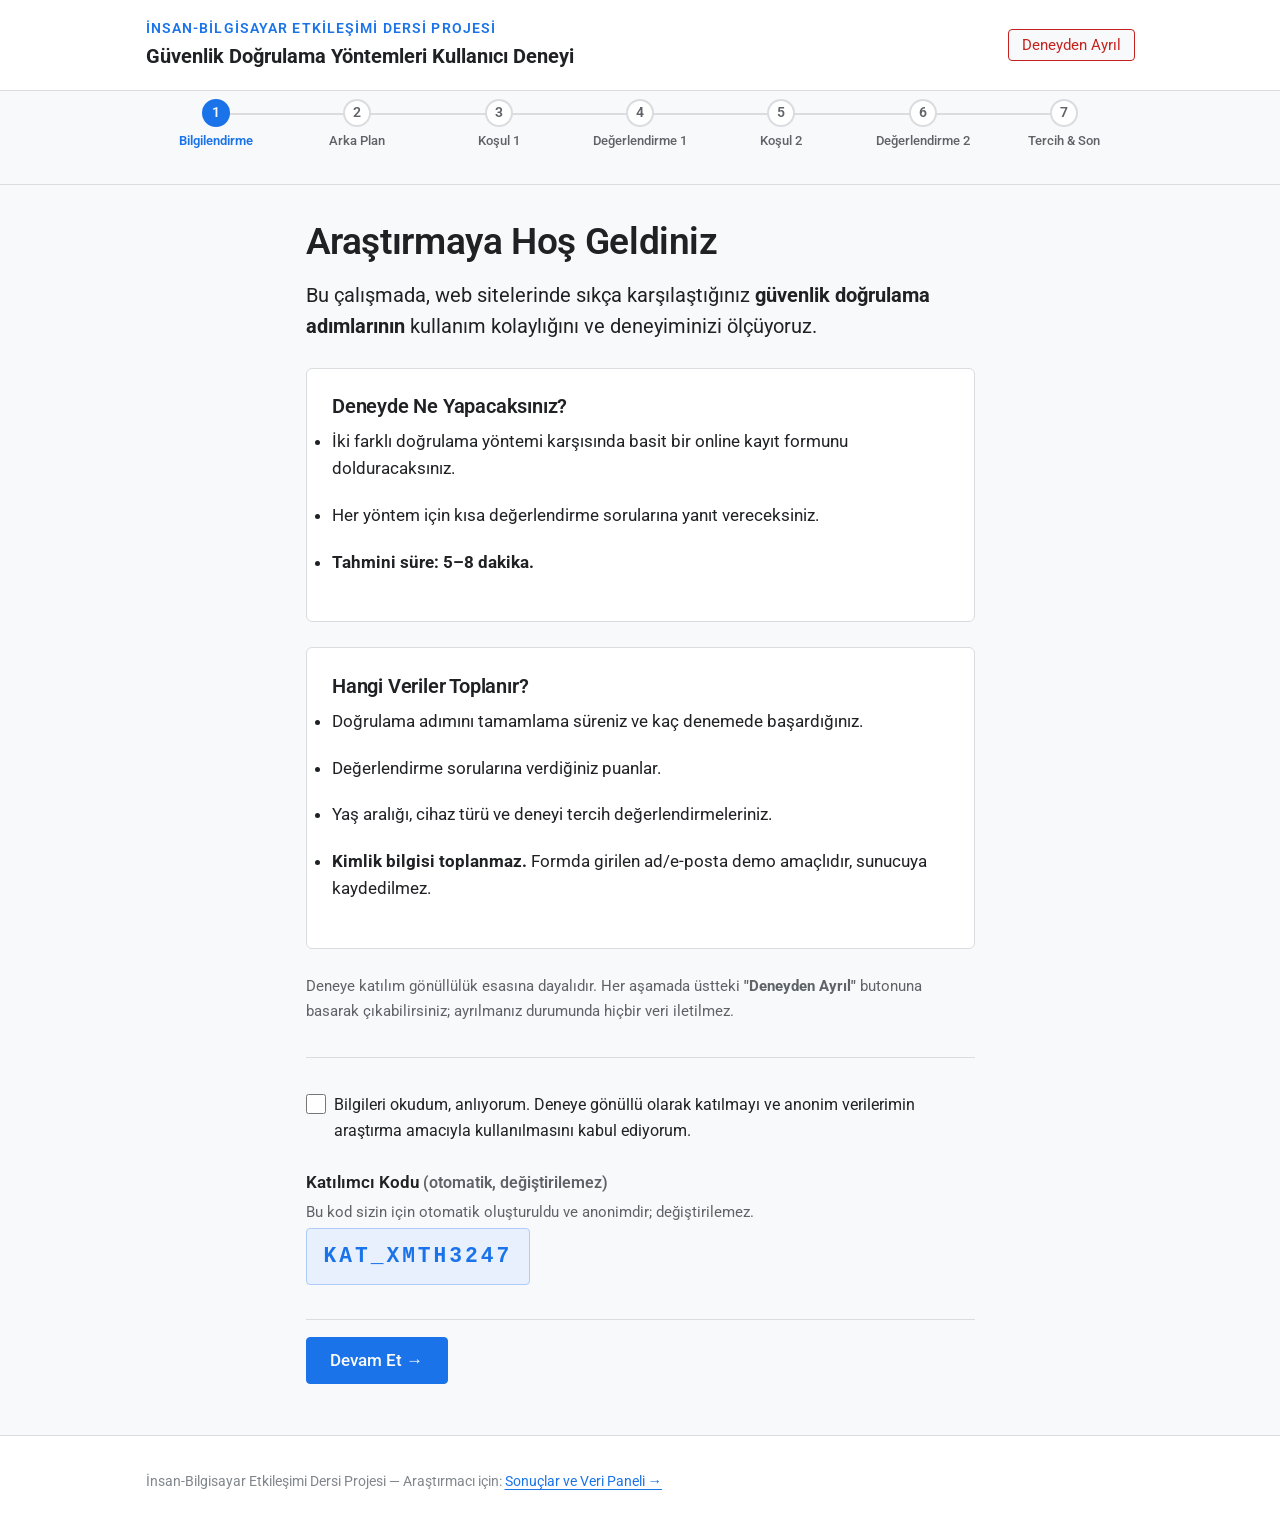
<file: index.html>
<!DOCTYPE html>
<html lang="tr">
<head>
  <meta charset="UTF-8">
  <meta name="viewport" content="width=device-width, initial-scale=1.0">
  <title>CAPTCHA Kullanıcı Deneyi — HCI Projesi</title>
  <meta name="description" content="İnsan-Bilgisayar Etkileşimi ders projesi kapsamında yürütülen CAPTCHA güvenlik ve kullanılabilirlik dengesi kontrollü kullanıcı deneyi.">
  <link rel="stylesheet" href="css/style.css">
</head>
<body>

  <!-- =========================================================================
       Header
       ========================================================================= -->
  <header class="site-header" role="banner">
    <div class="container header-inner">
      <div class="header-brand">
        <span class="header-course-tag">İnsan-Bilgisayar Etkileşimi Dersi Projesi</span>
        <span class="header-title">Güvenlik Doğrulama Yöntemleri Kullanıcı Deneyi</span>
      </div>
      <div class="header-actions">
        <button type="button" class="btn-withdraw btn-withdraw-trigger" id="btn-header-withdraw">Deneyden Ayrıl</button>
      </div>
    </div>
  </header>

  <!-- Progress Bar -->
  <nav class="progress-bar-wrapper" aria-label="Deney İlerleme Durumu">
    <div class="container">
      <ol class="progress-steps-list">
        <li class="progress-step-item active" data-step="1">
          <span class="step-indicator-bubble" aria-hidden="true">1</span>
          <span class="step-label-text">Bilgilendirme</span>
        </li>
        <li class="progress-step-item" data-step="2">
          <span class="step-indicator-bubble" aria-hidden="true">2</span>
          <span class="step-label-text">Arka Plan</span>
        </li>
        <li class="progress-step-item" data-step="3">
          <span class="step-indicator-bubble" aria-hidden="true">3</span>
          <span class="step-label-text">Koşul 1</span>
        </li>
        <li class="progress-step-item" data-step="4">
          <span class="step-indicator-bubble" aria-hidden="true">4</span>
          <span class="step-label-text">Değerlendirme 1</span>
        </li>
        <li class="progress-step-item" data-step="5">
          <span class="step-indicator-bubble" aria-hidden="true">5</span>
          <span class="step-label-text">Koşul 2</span>
        </li>
        <li class="progress-step-item" data-step="6">
          <span class="step-indicator-bubble" aria-hidden="true">6</span>
          <span class="step-label-text">Değerlendirme 2</span>
        </li>
        <li class="progress-step-item" data-step="7">
          <span class="step-indicator-bubble" aria-hidden="true">7</span>
          <span class="step-label-text">Tercih &amp; Son</span>
        </li>
      </ol>
    </div>
  </nav>

  <!-- =========================================================================
       Main
       ========================================================================= -->
  <main class="main-content" id="main-content" role="main">
    <div class="container reading-column">

      <!-- =====================================================================
           ADIM 1: BİLGİLENDİRME VE ONAM (Sadeleştirilmiş)
           ===================================================================== -->
      <section class="step-panel active" id="step-info" aria-labelledby="heading-step-info">
        <h1 id="heading-step-info">Araştırmaya Hoş Geldiniz</h1>
        <p class="lead">Bu çalışmada, web sitelerinde sıkça karşılaştığınız <strong>güvenlik doğrulama adımlarının</strong> kullanım kolaylığını ve deneyiminizi ölçüyoruz.</p>

        <div class="card-box">
          <h2 style="margin-top:0; border:none; padding:0; font-size:1.2rem;">Deneyde Ne Yapacaksınız?</h2>
          <ul style="margin-bottom:0;">
            <li>İki farklı doğrulama yöntemi karşısında basit bir online kayıt formunu dolduracaksınız.</li>
            <li>Her yöntem için kısa değerlendirme sorularına yanıt vereceksiniz.</li>
            <li><strong>Tahmini süre: 5–8 dakika.</strong></li>
          </ul>
        </div>

        <div class="card-box">
          <h2 style="margin-top:0; border:none; padding:0; font-size:1.2rem;">Hangi Veriler Toplanır?</h2>
          <ul style="margin-bottom:0;">
            <li>Doğrulama adımını tamamlama süreniz ve kaç denemede başardığınız.</li>
            <li>Değerlendirme sorularına verdiğiniz puanlar.</li>
            <li>Yaş aralığı, cihaz türü ve deneyi tercih değerlendirmeleriniz.</li>
            <li><strong>Kimlik bilgisi toplanmaz.</strong> Formda girilen ad/e-posta demo amaçlıdır, sunucuya kaydedilmez.</li>
          </ul>
        </div>

        <p class="text-muted" style="font-size:0.9rem;">Deneye katılım gönüllülük esasına dayalıdır. Her aşamada üstteki <strong>"Deneyden Ayrıl"</strong> butonuna basarak çıkabilirsiniz; ayrılmanız durumunda hiçbir veri iletilmez.</p>

        <hr style="border:none; border-top:1px solid var(--color-border); margin: var(--space-xl) 0;">

        <div class="form-group">
          <label class="checkbox-label" for="chk-consent">
            <input type="checkbox" id="chk-consent" class="checkbox-input">
            <span>Bilgileri okudum, anlıyorum. Deneye gönüllü olarak katılmayı ve anonim verilerimin araştırma amacıyla kullanılmasını kabul ediyorum.</span>
          </label>
        </div>

        <div class="form-group">
          <label class="form-label">Katılımcı Kodu <span class="text-muted">(otomatik, değiştirilemez)</span></label>
          <span class="form-hint">Bu kod sizin için otomatik oluşturuldu ve anonimdir; değiştirilemez.</span>
          <div id="participant-code-display" class="participant-code-display" aria-label="Katılımcı kodu (değiştirilemez)"></div>
        </div>

        <div class="button-row">
          <button type="button" class="btn btn-primary" id="btn-consent-next" disabled>Devam Et →</button>
        </div>
      </section>

      <!-- =====================================================================
           ADIM 2: ARKA PLAN BİLGİLERİ (Sadeleştirilmiş Demografi)
           ===================================================================== -->
      <section class="step-panel" id="step-demographics" aria-labelledby="heading-step-demographics">
        <h1 id="heading-step-demographics">Birkaç Kısa Soru</h1>
        <p class="lead">Katılımcı profilini tanımlamak için lütfen aşağıdakileri doldurunuz.</p>

        <div class="form-group">
          <label class="form-label" for="demo-age-select">Yaş Aralığınız</label>
          <select id="demo-age-select" class="form-select">
            <option value="18-24">18 – 24</option>
            <option value="25-34" selected>25 – 34</option>
            <option value="35-44">35 – 44</option>
            <option value="45-54">45 – 54</option>
            <option value="55+">55 ve üzeri</option>
          </select>
        </div>

        <div class="form-group">
          <label class="form-label" for="demo-device-select">Kullandığınız Cihaz</label>
          <select id="demo-device-select" class="form-select">
            <option value="Masaüstü/Dizüstü">Masaüstü veya Dizüstü (Fare / Dokunmatik Yüzey)</option>
            <option value="Akıllı Telefon">Akıllı Telefon (Dokunmatik Ekran)</option>
            <option value="Tablet">Tablet</option>
          </select>
        </div>

        <div class="form-group">
          <label class="form-label" for="demo-freq-select">Günlük internet kullanımında güvenlik kodu / CAPTCHA ile ne sıklıkta karşılaşırsınız?</label>
          <select id="demo-freq-select" class="form-select">
            <option value="Günde birden çok kez">Günde birden çok kez</option>
            <option value="Günde 1 kez" selected>Günde yaklaşık 1 kez</option>
            <option value="Haftada birkaç kez">Haftada birkaç kez</option>
            <option value="Nadiren">Nadiren / Ayda birkaç kez</option>
          </select>
        </div>

        <div class="button-row">
          <button type="button" class="btn btn-primary" id="btn-demographics-next">Deneye Başla →</button>
        </div>
      </section>

      <!-- =====================================================================
           ADIM 3: KOŞUL 1
           ===================================================================== -->
      <section class="step-panel" id="step-cond1" aria-labelledby="step-cond1-title">
        <div style="display:flex; justify-content:space-between; align-items:baseline; flex-wrap:wrap; margin-bottom:var(--space-sm);">
          <span class="header-course-tag" id="step-cond1-badge">Koşul 1 / 2</span>
          <span class="captcha-meta-badge" id="step-cond1-trial-badge">Deneme 1 / 3</span>
        </div>
        <h1 id="step-cond1-title">Koşul 1</h1>
        <p class="lead" id="step-cond1-desc">Lütfen aşağıdaki kayıt formundaki güvenlik doğrulamasını tamamlayınız.</p>

        <div class="demo-registration-box">
          <span class="demo-disclaimer-badge">ARAŞTIRMA DEMO FORMU — Girilen bilgiler kaydedilmez</span>

          <div class="demo-fields-grid" style="margin-top: var(--space-md);">
            <div class="form-group" style="margin-bottom:0;">
              <label class="form-label" for="demo-name-1">Ad Soyad</label>
              <input type="text" id="demo-name-1" class="form-input" value="Deniz Yılmaz" readonly style="background-color:var(--color-paper-surface);">
            </div>
            <div class="form-group" style="margin-bottom:0;">
              <label class="form-label" for="demo-email-1">E-posta</label>
              <input type="email" id="demo-email-1" class="form-input" value="deniz.yilmaz@ornek.com" readonly style="background-color:var(--color-paper-surface);">
            </div>
          </div>

          <div class="captcha-container">
            <div class="captcha-header">
              <span class="captcha-instruction" id="step-cond1-captcha-label">Güvenlik Doğrulaması</span>
              <span class="captcha-meta-badge" id="step-cond1-timer" style="color:var(--color-warning);">Kalan: 60 sn</span>
            </div>

            <!-- A) Metin Görünümü -->
            <div id="step-cond1-text-view" class="text-captcha-view" style="display:none;">
              <p class="text-muted" style="margin-bottom:var(--space-sm); text-align:center;">Resimdeki karakterleri aşağıdaki kutuya yazınız:</p>
              <div class="canvas-wrapper">
                <canvas id="step-cond1-canvas" width="260" height="84" role="img" aria-label="Bozulmuş güvenlik metni"></canvas>
                <button type="button" class="btn-refresh-captcha" id="step-cond1-text-refresh" title="Yenile">↻ Yenile</button>
              </div>
              <div class="text-captcha-input-row" style="margin-top:var(--space-sm);">
                <input type="text" id="step-cond1-text-input" class="form-input input-captcha-text" placeholder="KODU YAZIN" maxlength="8" autocomplete="off" autocorrect="off" autocapitalize="off" spellcheck="false">
                <button type="button" class="btn btn-primary" id="step-cond1-text-submit">Doğrula</button>
              </div>
              <div id="step-cond1-text-feedback" class="captcha-feedback-msg"></div>
            </div>

            <!-- B) Görsel Görünümü (Google reCAPTCHA tarzı) -->
            <div id="step-cond1-image-view" class="recaptcha-panel" style="display:none;">
              <div class="recaptcha-card">
                <div class="recaptcha-head">
                  <div class="recaptcha-head-left">
                    <span class="recaptcha-head-label">Şunları içeren tüm kareleri seçin</span>
                    <span class="recaptcha-head-target" id="step-cond1-image-instruction">bisiklet</span>
                    <span class="recaptcha-head-sub">Birden fazla kare olabilir.</span>
                  </div>
                  <div class="recaptcha-head-example">
                    <img src="images/tiles/tile_bike_01.jpg" alt="Örnek: bisiklet">
                  </div>
                </div>
                <div class="recaptcha-grid" id="step-cond1-image-grid"></div>
                <div class="recaptcha-foot">
                  <div class="recaptcha-foot-icons">
                    <button type="button" class="rc-icon-btn" id="step-cond1-image-reload" title="Seçimi sıfırla" aria-label="Seçimi sıfırla">
                      <svg viewBox="0 0 24 24" width="22" height="22" aria-hidden="true" focusable="false"><path d="M20 12 A8 8 0 1 1 12 4" fill="none" stroke="currentColor" stroke-width="2" stroke-linecap="round"/><path d="M20 4 V9 H15" fill="none" stroke="currentColor" stroke-width="2" stroke-linecap="round" stroke-linejoin="round"/></svg>
                    </button>
                    <button type="button" class="rc-icon-btn" id="step-cond1-image-audio" title="Sesli alternatif" aria-label="Sesli alternatif">
                      <svg viewBox="0 0 24 24" width="22" height="22" aria-hidden="true" focusable="false"><path d="M4.5 13.5 v-2 a7.5 7.5 0 0 1 15 0 v2" fill="none" stroke="currentColor" stroke-width="2" stroke-linecap="round"/><rect x="2.8" y="12.5" width="4.2" height="6.5" rx="2" fill="currentColor"/><rect x="17" y="12.5" width="4.2" height="6.5" rx="2" fill="currentColor"/></svg>
                    </button>
                    <button type="button" class="rc-icon-btn" id="step-cond1-image-info" title="Bilgi" aria-label="Bilgi">
                      <svg viewBox="0 0 24 24" width="22" height="22" aria-hidden="true" focusable="false"><circle cx="12" cy="12" r="9" fill="none" stroke="currentColor" stroke-width="2"/><line x1="12" y1="11" x2="12" y2="16.5" stroke="currentColor" stroke-width="2" stroke-linecap="round"/><circle cx="12" cy="7.5" r="1.3" fill="currentColor"/></svg>
                    </button>
                  </div>
                  <button type="button" class="rc-verify" id="step-cond1-image-submit">DOĞRULA</button>
                </div>
                <div id="step-cond1-image-feedback" class="captcha-feedback-msg"></div>
              </div>
            </div>
          </div>
        </div>
      </section>

      <!-- =====================================================================
           ADIM 4: ANKET 1
           ===================================================================== -->
      <section class="step-panel" id="step-survey1" aria-labelledby="heading-survey1">
        <span class="header-course-tag">Değerlendirme — Koşul 1</span>
        <h1 id="heading-survey1">Az Önce Deneyimlediğiniz Doğrulama Yöntemi</h1>
        <p class="lead">1 ile 7 arasında puanlayınız.</p>

        <div class="card-box">
          <div class="likert-group">
            <h3 class="likert-title">1. Ne kadar zorlayıcı / yorucu bulduğunuz?</h3>
            <input type="hidden" id="survey-cond1-difficulty" value="">
            <div class="likert-scale" data-target-input="survey-cond1-difficulty">
              <div class="likert-option"><button type="button" class="likert-btn" data-value="1">1</button></div>
              <div class="likert-option"><button type="button" class="likert-btn" data-value="2">2</button></div>
              <div class="likert-option"><button type="button" class="likert-btn" data-value="3">3</button></div>
              <div class="likert-option"><button type="button" class="likert-btn" data-value="4">4</button></div>
              <div class="likert-option"><button type="button" class="likert-btn" data-value="5">5</button></div>
              <div class="likert-option"><button type="button" class="likert-btn" data-value="6">6</button></div>
              <div class="likert-option"><button type="button" class="likert-btn" data-value="7">7</button></div>
            </div>
            <div class="likert-endpoints"><span>(1) Hiç zor değil</span><span>(7) Çok zor</span></div>
          </div>

          <div class="likert-group">
            <h3 class="likert-title">2. Sistemi botlara karşı ne kadar korunaklı hissettirdi? <span class="text-muted" style="font-size:0.85em; font-weight:400;">(Öznel algınız)</span></h3>
            <input type="hidden" id="survey-cond1-security" value="">
            <div class="likert-scale" data-target-input="survey-cond1-security">
              <div class="likert-option"><button type="button" class="likert-btn" data-value="1">1</button></div>
              <div class="likert-option"><button type="button" class="likert-btn" data-value="2">2</button></div>
              <div class="likert-option"><button type="button" class="likert-btn" data-value="3">3</button></div>
              <div class="likert-option"><button type="button" class="likert-btn" data-value="4">4</button></div>
              <div class="likert-option"><button type="button" class="likert-btn" data-value="5">5</button></div>
              <div class="likert-option"><button type="button" class="likert-btn" data-value="6">6</button></div>
              <div class="likert-option"><button type="button" class="likert-btn" data-value="7">7</button></div>
            </div>
            <div class="likert-endpoints"><span>(1) Hiç güvenli değil</span><span>(7) Çok güvenli</span></div>
          </div>

          <div class="likert-group" style="border-bottom:none; margin-bottom:0;">
            <h3 class="likert-title">3. Yönerge ne kadar açık ve anlaşılırdı?</h3>
            <input type="hidden" id="survey-cond1-clarity" value="">
            <div class="likert-scale" data-target-input="survey-cond1-clarity">
              <div class="likert-option"><button type="button" class="likert-btn" data-value="1">1</button></div>
              <div class="likert-option"><button type="button" class="likert-btn" data-value="2">2</button></div>
              <div class="likert-option"><button type="button" class="likert-btn" data-value="3">3</button></div>
              <div class="likert-option"><button type="button" class="likert-btn" data-value="4">4</button></div>
              <div class="likert-option"><button type="button" class="likert-btn" data-value="5">5</button></div>
              <div class="likert-option"><button type="button" class="likert-btn" data-value="6">6</button></div>
              <div class="likert-option"><button type="button" class="likert-btn" data-value="7">7</button></div>
            </div>
            <div class="likert-endpoints"><span>(1) Hiç anlaşılır değil</span><span>(7) Çok net</span></div>
          </div>
        </div>

        <div id="survey-cond1-error" class="captcha-feedback-msg error" style="display:none;"></div>
        <div class="button-row">
          <button type="button" class="btn btn-primary" id="btn-survey1-next">İkinci Yönteme Geç →</button>
        </div>
      </section>

      <!-- =====================================================================
           ADIM 5: KOŞUL 2
           ===================================================================== -->
      <section class="step-panel" id="step-cond2" aria-labelledby="step-cond2-title">
        <div style="display:flex; justify-content:space-between; align-items:baseline; flex-wrap:wrap; margin-bottom:var(--space-sm);">
          <span class="header-course-tag" id="step-cond2-badge">Koşul 2 / 2</span>
          <span class="captcha-meta-badge" id="step-cond2-trial-badge">Deneme 1 / 3</span>
        </div>
        <h1 id="step-cond2-title">Koşul 2</h1>
        <p class="lead" id="step-cond2-desc">Şimdi farklı bir doğrulama yöntemini deneyimleyeceksiniz.</p>

        <div class="demo-registration-box">
          <span class="demo-disclaimer-badge">ARAŞTIRMA DEMO FORMU — Girilen bilgiler kaydedilmez</span>

          <div class="demo-fields-grid" style="margin-top:var(--space-md);">
            <div class="form-group" style="margin-bottom:0;">
              <label class="form-label" for="demo-name-2">Ad Soyad</label>
              <input type="text" id="demo-name-2" class="form-input" value="Deniz Yılmaz" readonly style="background-color:var(--color-paper-surface);">
            </div>
            <div class="form-group" style="margin-bottom:0;">
              <label class="form-label" for="demo-email-2">E-posta</label>
              <input type="email" id="demo-email-2" class="form-input" value="deniz.yilmaz@ornek.com" readonly style="background-color:var(--color-paper-surface);">
            </div>
          </div>

          <div class="captcha-container">
            <div class="captcha-header">
              <span class="captcha-instruction" id="step-cond2-captcha-label">Güvenlik Doğrulaması</span>
              <span class="captcha-meta-badge" id="step-cond2-timer" style="color:var(--color-warning);">Kalan: 60 sn</span>
            </div>

            <div id="step-cond2-text-view" class="text-captcha-view" style="display:none;">
              <p class="text-muted" style="margin-bottom:var(--space-sm); text-align:center;">Resimdeki karakterleri aşağıdaki kutuya yazınız:</p>
              <div class="canvas-wrapper">
                <canvas id="step-cond2-canvas" width="260" height="84" role="img" aria-label="Bozulmuş güvenlik metni"></canvas>
                <button type="button" class="btn-refresh-captcha" id="step-cond2-text-refresh" title="Yenile">↻ Yenile</button>
              </div>
              <div class="text-captcha-input-row" style="margin-top:var(--space-sm);">
                <input type="text" id="step-cond2-text-input" class="form-input input-captcha-text" placeholder="KODU YAZIN" maxlength="8" autocomplete="off" autocorrect="off" autocapitalize="off" spellcheck="false">
                <button type="button" class="btn btn-primary" id="step-cond2-text-submit">Doğrula</button>
              </div>
              <div id="step-cond2-text-feedback" class="captcha-feedback-msg"></div>
            </div>

            <div id="step-cond2-image-view" class="recaptcha-panel" style="display:none;">
              <div class="recaptcha-card">
                <div class="recaptcha-head">
                  <div class="recaptcha-head-left">
                    <span class="recaptcha-head-label">Şunları içeren tüm kareleri seçin</span>
                    <span class="recaptcha-head-target" id="step-cond2-image-instruction">bisiklet</span>
                    <span class="recaptcha-head-sub">Birden fazla kare olabilir.</span>
                  </div>
                  <div class="recaptcha-head-example">
                    <img src="images/tiles/tile_bike_01.jpg" alt="Örnek: bisiklet">
                  </div>
                </div>
                <div class="recaptcha-grid" id="step-cond2-image-grid"></div>
                <div class="recaptcha-foot">
                  <div class="recaptcha-foot-icons">
                    <button type="button" class="rc-icon-btn" id="step-cond2-image-reload" title="Seçimi sıfırla" aria-label="Seçimi sıfırla">
                      <svg viewBox="0 0 24 24" width="22" height="22" aria-hidden="true" focusable="false"><path d="M20 12 A8 8 0 1 1 12 4" fill="none" stroke="currentColor" stroke-width="2" stroke-linecap="round"/><path d="M20 4 V9 H15" fill="none" stroke="currentColor" stroke-width="2" stroke-linecap="round" stroke-linejoin="round"/></svg>
                    </button>
                    <button type="button" class="rc-icon-btn" id="step-cond2-image-audio" title="Sesli alternatif" aria-label="Sesli alternatif">
                      <svg viewBox="0 0 24 24" width="22" height="22" aria-hidden="true" focusable="false"><path d="M4.5 13.5 v-2 a7.5 7.5 0 0 1 15 0 v2" fill="none" stroke="currentColor" stroke-width="2" stroke-linecap="round"/><rect x="2.8" y="12.5" width="4.2" height="6.5" rx="2" fill="currentColor"/><rect x="17" y="12.5" width="4.2" height="6.5" rx="2" fill="currentColor"/></svg>
                    </button>
                    <button type="button" class="rc-icon-btn" id="step-cond2-image-info" title="Bilgi" aria-label="Bilgi">
                      <svg viewBox="0 0 24 24" width="22" height="22" aria-hidden="true" focusable="false"><circle cx="12" cy="12" r="9" fill="none" stroke="currentColor" stroke-width="2"/><line x1="12" y1="11" x2="12" y2="16.5" stroke="currentColor" stroke-width="2" stroke-linecap="round"/><circle cx="12" cy="7.5" r="1.3" fill="currentColor"/></svg>
                    </button>
                  </div>
                  <button type="button" class="rc-verify" id="step-cond2-image-submit">DOĞRULA</button>
                </div>
                <div id="step-cond2-image-feedback" class="captcha-feedback-msg"></div>
              </div>
            </div>
          </div>
        </div>
      </section>

      <!-- =====================================================================
           ADIM 6: ANKET 2
           ===================================================================== -->
      <section class="step-panel" id="step-survey2" aria-labelledby="heading-survey2">
        <span class="header-course-tag">Değerlendirme — Koşul 2</span>
        <h1 id="heading-survey2">İkinci Doğrulama Yöntemi</h1>
        <p class="lead">1 ile 7 arasında puanlayınız.</p>

        <div class="card-box">
          <div class="likert-group">
            <h3 class="likert-title">1. Ne kadar zorlayıcı / yorucu bulduğunuz?</h3>
            <input type="hidden" id="survey-cond2-difficulty" value="">
            <div class="likert-scale" data-target-input="survey-cond2-difficulty">
              <div class="likert-option"><button type="button" class="likert-btn" data-value="1">1</button></div>
              <div class="likert-option"><button type="button" class="likert-btn" data-value="2">2</button></div>
              <div class="likert-option"><button type="button" class="likert-btn" data-value="3">3</button></div>
              <div class="likert-option"><button type="button" class="likert-btn" data-value="4">4</button></div>
              <div class="likert-option"><button type="button" class="likert-btn" data-value="5">5</button></div>
              <div class="likert-option"><button type="button" class="likert-btn" data-value="6">6</button></div>
              <div class="likert-option"><button type="button" class="likert-btn" data-value="7">7</button></div>
            </div>
            <div class="likert-endpoints"><span>(1) Hiç zor değil</span><span>(7) Çok zor</span></div>
          </div>

          <div class="likert-group">
            <h3 class="likert-title">2. Sistemi botlara karşı ne kadar korunaklı hissettirdi? <span class="text-muted" style="font-size:0.85em; font-weight:400;">(Öznel algınız)</span></h3>
            <input type="hidden" id="survey-cond2-security" value="">
            <div class="likert-scale" data-target-input="survey-cond2-security">
              <div class="likert-option"><button type="button" class="likert-btn" data-value="1">1</button></div>
              <div class="likert-option"><button type="button" class="likert-btn" data-value="2">2</button></div>
              <div class="likert-option"><button type="button" class="likert-btn" data-value="3">3</button></div>
              <div class="likert-option"><button type="button" class="likert-btn" data-value="4">4</button></div>
              <div class="likert-option"><button type="button" class="likert-btn" data-value="5">5</button></div>
              <div class="likert-option"><button type="button" class="likert-btn" data-value="6">6</button></div>
              <div class="likert-option"><button type="button" class="likert-btn" data-value="7">7</button></div>
            </div>
            <div class="likert-endpoints"><span>(1) Hiç güvenli değil</span><span>(7) Çok güvenli</span></div>
          </div>

          <div class="likert-group" style="border-bottom:none; margin-bottom:0;">
            <h3 class="likert-title">3. Yönerge ne kadar açık ve anlaşılırdı?</h3>
            <input type="hidden" id="survey-cond2-clarity" value="">
            <div class="likert-scale" data-target-input="survey-cond2-clarity">
              <div class="likert-option"><button type="button" class="likert-btn" data-value="1">1</button></div>
              <div class="likert-option"><button type="button" class="likert-btn" data-value="2">2</button></div>
              <div class="likert-option"><button type="button" class="likert-btn" data-value="3">3</button></div>
              <div class="likert-option"><button type="button" class="likert-btn" data-value="4">4</button></div>
              <div class="likert-option"><button type="button" class="likert-btn" data-value="5">5</button></div>
              <div class="likert-option"><button type="button" class="likert-btn" data-value="6">6</button></div>
              <div class="likert-option"><button type="button" class="likert-btn" data-value="7">7</button></div>
            </div>
            <div class="likert-endpoints"><span>(1) Hiç anlaşılır değil</span><span>(7) Çok net</span></div>
          </div>
        </div>

        <div id="survey-cond2-error" class="captcha-feedback-msg error" style="display:none;"></div>
        <div class="button-row">
          <button type="button" class="btn btn-primary" id="btn-survey2-next">Son Aşamaya Geç →</button>
        </div>
      </section>

      <!-- =====================================================================
           ADIM 7: TERCİH VE GÖNDERİM
           ===================================================================== -->
      <section class="step-panel" id="step-final" aria-labelledby="heading-final">
        <span class="header-course-tag">Son Aşama: Genel Değerlendirme</span>
        <h1 id="heading-final">İki Yöntemi Karşılaştırın</h1>
        <p class="lead">Her iki doğrulama yöntemini deneyimlediniz. Karşılaştırmalı değerlendirmenizi yapınız.</p>

        <div class="form-group">
          <label class="form-label">1. Kullanım açısından hangisi daha kolaydı?</label>
          <div class="preference-cards-grid">
            <label class="pref-radio-card"><input type="radio" name="pref_easier" value="Bozulmuş Metin" class="radio-input"><div class="pref-card-body">Bozulmuş Metin</div></label>
            <label class="pref-radio-card"><input type="radio" name="pref_easier" value="Görsel Seçimi" class="radio-input"><div class="pref-card-body">Görsel Seçimi (3×3)</div></label>
            <label class="pref-radio-card"><input type="radio" name="pref_easier" value="Fark Yok" class="radio-input"><div class="pref-card-body">Belirgin Fark Yok</div></label>
          </div>
        </div>

        <div class="form-group">
          <label class="form-label">2. Hangisi daha hızlı hissettirdi?</label>
          <div class="preference-cards-grid">
            <label class="pref-radio-card"><input type="radio" name="pref_faster" value="Bozulmuş Metin" class="radio-input"><div class="pref-card-body">Bozulmuş Metin</div></label>
            <label class="pref-radio-card"><input type="radio" name="pref_faster" value="Görsel Seçimi" class="radio-input"><div class="pref-card-body">Görsel Seçimi (3×3)</div></label>
            <label class="pref-radio-card"><input type="radio" name="pref_faster" value="Fark Yok" class="radio-input"><div class="pref-card-body">Belirgin Fark Yok</div></label>
          </div>
        </div>

        <div class="form-group">
          <label class="form-label">3. Sistemi daha güvenli hissettirdi? <span class="text-muted" style="font-weight:400;">(Öznel algınız)</span></label>
          <div class="preference-cards-grid">
            <label class="pref-radio-card"><input type="radio" name="pref_safer" value="Bozulmuş Metin" class="radio-input"><div class="pref-card-body">Bozulmuş Metin</div></label>
            <label class="pref-radio-card"><input type="radio" name="pref_safer" value="Görsel Seçimi" class="radio-input"><div class="pref-card-body">Görsel Seçimi (3×3)</div></label>
            <label class="pref-radio-card"><input type="radio" name="pref_safer" value="Fark Yok" class="radio-input"><div class="pref-card-body">Belirgin Fark Yok</div></label>
          </div>
        </div>

        <div class="form-group">
          <label class="form-label" for="pref-reason-text">4. Kısaca açıklayın: Bu değerlendirmenizi yaparken ne düşündünüz?</label>
          <textarea id="pref-reason-text" class="form-textarea" placeholder="Örn: Görseli tercih ettim çünkü klavye açmak gerekmedi..."></textarea>
        </div>

        <div id="final-submit-error" class="captcha-feedback-msg error" style="display:none;"></div>

        <div class="card-box-accent">
          <p style="margin-bottom:0;"><strong>Katılımcı Kodunuz:</strong> <code id="final-participant-code-display" style="font-weight:700; color:var(--color-teal);"></code><br>
          <span class="text-small">Gönder butonuna bastığınızda tüm görev verileriniz anonim olarak iletilecektir.</span></p>
        </div>

        <div class="button-row">
          <button type="button" class="btn btn-primary" id="btn-final-submit">Verileri Gönder ve Tamamla →</button>
        </div>
      </section>

      <!-- =====================================================================
           TAMAMLAMA EKRANI
           ===================================================================== -->
      <section class="step-panel" id="step-completed" aria-labelledby="heading-completed">
        <h1 id="heading-completed">Teşekkür Ederiz!</h1>
        <p class="lead">Katılımınız başarıyla tamamlandı ve verileriniz kaydedildi.</p>

        <div class="card-box" style="text-align:center;">
          <p style="margin-bottom:var(--space-xs);">Tamamlama Kodunuz:</p>
          <div class="completion-badge" id="completion-code-badge">HCI-KAT-9999</div>
          <p class="text-small" style="color:var(--color-warning); font-weight:600;">Bu ekranı görmeden sekmeyi kapatmayınız.</p>
        </div>

        <div id="netlify-success-notice" class="captcha-feedback-msg success" style="display:none;">
          Verileriniz başarıyla iletildi.
        </div>
        <div id="netlify-offline-notice" class="captcha-feedback-msg error" style="display:none;">
          Ağ bağlantısı kurulamadı. Aşağıdaki veriyi kopyalayarak araştırmacıya iletebilirsiniz.
        </div>

        <div class="fallback-box" id="fallback-json-box" style="display:none;">
          <h3>Yedekleme Verisi</h3>
          <textarea id="fallback-json-textarea" class="json-textarea-readonly" readonly></textarea>
          <div style="margin-top:var(--space-sm); display:flex; align-items:center; gap:var(--space-md); flex-wrap:wrap;">
            <button type="button" class="btn btn-secondary btn-sm" id="btn-copy-json">Kopyala</button>
            <span id="copy-json-status" class="text-small" style="color:var(--color-success); font-weight:600; display:none;"></span>
          </div>
        </div>
      </section>

      <!-- =====================================================================
           AYRILMA EKRANI
           ===================================================================== -->
      <section class="step-panel" id="step-withdrawn" aria-labelledby="heading-withdrawn">
        <h1 id="heading-withdrawn">Deney Sonlandırıldı</h1>
        <p class="lead">Deneyden ayrılma talebiniz alındı. Verileriniz iletilmedi.</p>
        <div class="button-row">
          <a href="index.html" class="btn btn-secondary">Yeniden Başla</a>
        </div>
      </section>

    </div>
  </main>

  <!-- Ayrılma Modalı -->
  <div class="modal-overlay" id="withdrawal-modal" role="dialog" aria-modal="true" aria-labelledby="modal-title">
    <div class="modal-window">
      <h2 id="modal-title" style="margin-top:0;">Deneyden Ayrılmak İstiyor musunuz?</h2>
      <p>Ayrılırsanız şu ana kadar toplanan tüm veriler silinecektir.</p>
      <div class="modal-actions" style="display:flex; justify-content:flex-end; gap:var(--space-sm); margin-top:var(--space-lg);">
        <button type="button" class="btn btn-secondary btn-sm" id="btn-modal-withdraw-cancel">Deneye Devam Et</button>
        <button type="button" class="btn btn-withdraw btn-sm" id="btn-modal-withdraw-confirm">Ayrıl ve Verileri Sil</button>
      </div>
    </div>
  </div>

  <!-- Netlify Form (gizli) -->
  <form name="captcha-deney" method="POST" data-netlify="true" netlify-honeypot="bot-field" hidden>
    <input type="hidden" name="form-name" value="captcha-deney">
    <input type="text" name="bot-field">
    <input type="hidden" name="participant_code">
    <input type="hidden" name="order">
    <input type="hidden" name="timestamp">
    <input type="hidden" name="config_version">
    <textarea name="config_snapshot"></textarea>
    <textarea name="trial_log"></textarea>
    <textarea name="survey_cond1"></textarea>
    <textarea name="survey_cond2"></textarea>
    <input type="hidden" name="pref_easier">
    <input type="hidden" name="pref_faster">
    <input type="hidden" name="pref_safer">
    <textarea name="pref_reason"></textarea>
    <input type="hidden" name="age_group">
    <input type="hidden" name="device_type">
    <input type="hidden" name="captcha_frequency">
  </form>

  <!-- Footer minimal -->
  <footer class="site-footer" role="contentinfo">
    <div class="container footer-inner">
      <p style="margin-bottom:0; font-size:0.85rem; color:var(--color-ink-faint);">İnsan-Bilgisayar Etkileşimi Dersi Projesi — Araştırmacı için: <a href="sonuclar.html">Sonuçlar ve Veri Paneli →</a></p>
    </div>
  </footer>

  <script src="js/config.js"></script>
  <script src="js/stimuli.js"></script>
  <script src="js/captcha-text.js"></script>
  <script src="js/captcha-image.js"></script>
  <script src="js/experiment.js"></script>
</body>
</html>
</file>
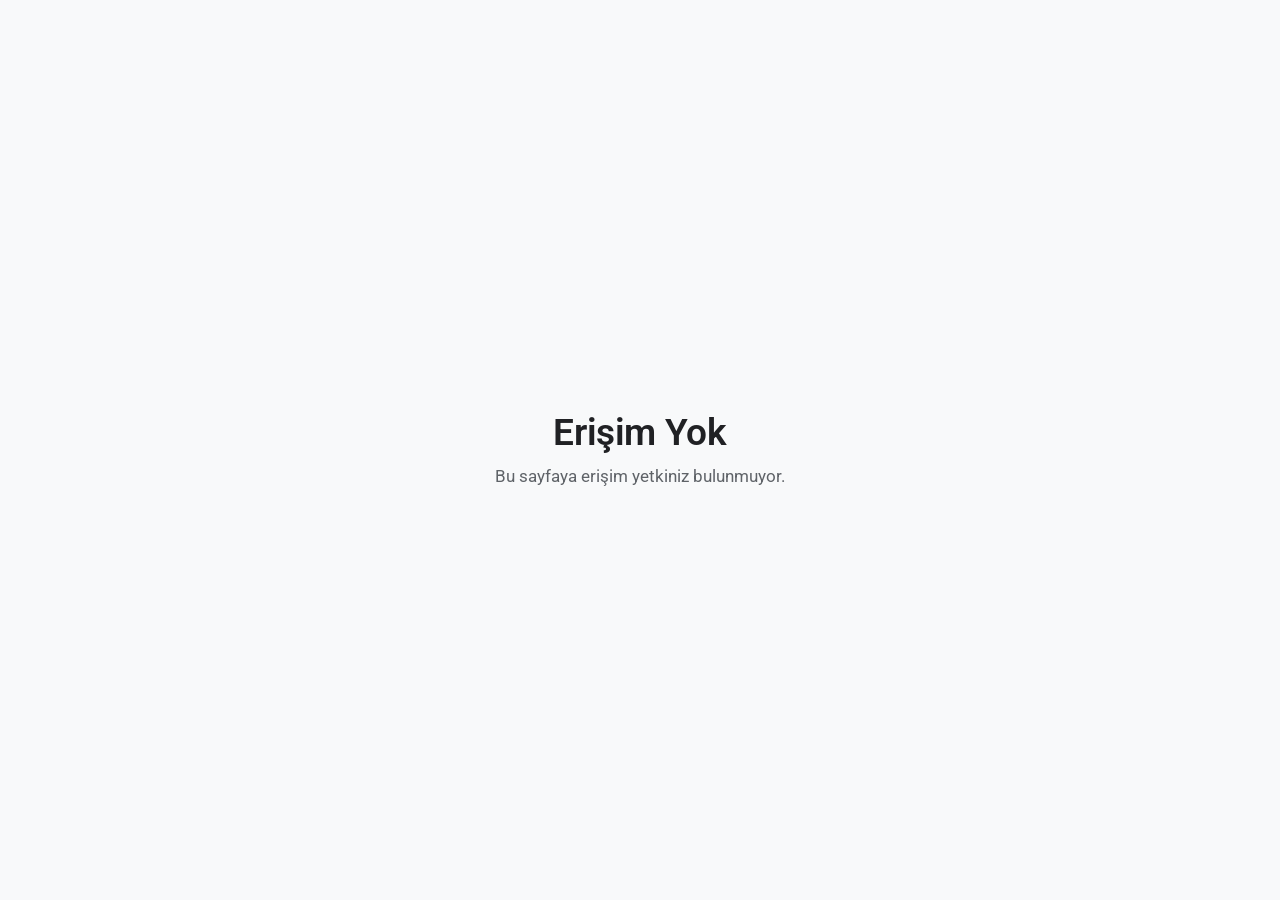
<file: sonuclar.html>
<!DOCTYPE html>
<html lang="tr">
<head>
  <meta charset="UTF-8">
  <meta name="viewport" content="width=device-width, initial-scale=1.0">
  <title>Araştırmacı Paneli — CAPTCHA HCI Deney Sonuçları</title>
  <meta name="description" content="Araştırmacı veri paneli: katılımcı kayıtları, istatistik grafikleri, silme ve CSV dışa aktarma.">
  <link rel="stylesheet" href="css/style.css">
  <style>
    /* Researcher panel extras */
    .researcher-banner {
      background-color: #1F1E1B;
      color: #FAF9F6;
      padding: 0.65rem 0;
      font-size: 0.85rem;
      text-align: center;
      letter-spacing: 0.04em;
    }
    .researcher-banner strong { color: #A3C7C0; }

    .tab-bar {
      display: flex;
      gap: 2px;
      border-bottom: 2px solid var(--color-border);
      margin-bottom: var(--space-xl);
      overflow-x: auto;
    }
    .tab-btn {
      padding: 0.6rem 1.1rem;
      font-family: var(--font-sans);
      font-size: 0.92rem;
      font-weight: 500;
      background: none;
      border: none;
      border-bottom: 3px solid transparent;
      cursor: pointer;
      color: var(--color-ink-muted);
      white-space: nowrap;
    }
    .tab-btn.active {
      border-bottom-color: var(--color-teal);
      color: var(--color-teal);
      font-weight: 600;
    }
    .tab-panel { display: none; }
    .tab-panel.active { display: block; }

    /* Raw Data Table extras */
    .raw-table-wrapper {
      overflow-x: auto;
      border: 1px solid var(--color-border);
      border-radius: var(--radius-sm);
      margin-bottom: var(--space-lg);
    }
    .raw-table {
      width: 100%;
      border-collapse: collapse;
      font-size: 0.85rem;
      white-space: nowrap;
    }
    .raw-table th {
      background-color: #1F1E1B;
      color: #FAF9F6;
      padding: 0.55rem 0.8rem;
      font-weight: 600;
      text-align: left;
      font-family: var(--font-sans);
      font-size: 0.82rem;
    }
    .raw-table td {
      padding: 0.5rem 0.8rem;
      border-bottom: 1px solid var(--color-border);
      vertical-align: middle;
    }
    .raw-table tr:nth-child(even) td { background-color: var(--color-paper-alt); }
    .raw-table tr:hover td { background-color: var(--color-teal-tint); }

    .btn-delete-row {
      background: none;
      border: 1px solid var(--color-danger);
      color: var(--color-danger);
      border-radius: var(--radius-sm);
      padding: 0.2rem 0.5rem;
      font-size: 0.78rem;
      cursor: pointer;
    }
    .btn-delete-row:hover { background-color: var(--color-danger-bg); }

    .btn-detail-row {
      background: none;
      border: 1px solid var(--color-teal);
      color: var(--color-teal);
      border-radius: var(--radius-sm);
      padding: 0.2rem 0.5rem;
      font-size: 0.78rem;
      cursor: pointer;
      margin-right: 0.3rem;
    }
    .btn-detail-row:hover { background-color: var(--color-teal-tint); }

    .detail-grid {
      display: grid;
      grid-template-columns: repeat(auto-fit, minmax(220px, 1fr));
      gap: var(--space-md);
      margin: var(--space-md) 0;
    }
    .detail-card {
      border: 1px solid var(--color-border);
      border-radius: var(--radius-sm);
      background-color: var(--color-paper);
      padding: var(--space-md);
    }
    .detail-card h4 {
      margin: 0 0 var(--space-xs) 0;
      font-size: 1rem;
      color: var(--color-teal);
    }
    .detail-row {
      display: flex;
      justify-content: space-between;
      gap: var(--space-md);
      padding: 0.25rem 0;
      border-bottom: 1px dashed var(--color-border);
      font-size: 0.9rem;
    }
    .detail-row:last-child { border-bottom: none; }
    .detail-row .k { color: var(--color-ink-muted); }
    .detail-row .v { font-weight: 600; text-align: right; }

    .toolbar-row {
      display: flex;
      flex-wrap: wrap;
      gap: var(--space-sm);
      align-items: center;
      margin-bottom: var(--space-md);
    }
    .badge-count {
      background-color: var(--color-teal);
      color: var(--color-paper);
      padding: 0.2rem 0.65rem;
      border-radius: 9999px;
      font-size: 0.82rem;
      font-weight: 700;
    }
    .empty-state {
      text-align: center;
      padding: var(--space-2xl);
      color: var(--color-ink-muted);
    }

    /* Grafik alanı */
    .chart-grid {
      display: grid;
      grid-template-columns: repeat(auto-fit, minmax(min(480px, 100%), 1fr));
      gap: var(--space-lg);
      margin-bottom: var(--space-xl);
    }

    /* Mobil uyum */
    @media (max-width: 680px) {
      .researcher-banner {
        font-size: 0.8rem;
        line-height: 1.45;
        padding: 0.6rem var(--space-md);
      }
      .tab-bar {
        -webkit-overflow-scrolling: touch;
        scrollbar-width: thin;
      }
      .tab-btn {
        padding: 0.55rem 0.85rem;
        min-height: 44px;
      }
      .toolbar-row .btn {
        flex: 1 1 100%;
      }
      .detail-modal-head {
        flex-wrap: wrap;
      }
      .detail-row {
        flex-wrap: wrap;
        gap: 0 var(--space-sm);
      }
      .detail-row .v {
        text-align: left;
        overflow-wrap: anywhere;
      }
      .empty-state {
        padding: var(--space-xl) var(--space-md);
      }
      .raw-table th,
      .raw-table td {
        padding: 0.45rem 0.6rem;
      }
      .chart-container-box {
        padding: var(--space-md);
      }
    }
  </style>
</head>
<body>

  <!-- Yetkisiz erişim bildirimi (giriş formu DEĞİL) -->
  <div id="access-denied" style="display:none; min-height:100vh; align-items:center; justify-content:center; text-align:center; padding:24px;">
    <div>
      <h1 style="margin:0 0 8px;">Erişim Yok</h1>
      <p style="margin:0; color:var(--color-ink-muted);">Bu sayfaya erişim yetkiniz bulunmuyor.</p>
    </div>
  </div>

  <div class="researcher-banner">
    <strong>ARAŞTIRMACI PANELİ</strong> — Bu sayfa katılımcılara gösterilmez. Toplanan deney verisini görüntüleyin, silin ve CSV olarak indirin.
  </div>

  <header class="site-header" role="banner">
    <div class="container header-inner">
      <div class="header-brand">
        <span class="header-course-tag">İnsan-Bilgisayar Etkileşimi Dersi Projesi</span>
        <a href="sonuclar.html" class="header-title">Araştırmacı Veri Paneli</a>
      </div>
      <div class="header-actions">
        <a href="index.html" class="header-link">← Deney Aracına Dön</a>
      </div>
    </div>
  </header>

  <main class="main-content" role="main">
    <div class="container" style="max-width: 1200px;">

      <h1 style="margin-bottom: var(--space-xs);">Deney Sonuçları</h1>
      <p class="text-muted" style="margin-bottom: var(--space-xl);">
        Veriler <code>data/results.json</code> ile bu tarayıcıda tamamlanan deneylerin yerel kayıtlarından (localStorage) okunmaktadır.
        Netlify'da gerçek toplamada Netlify Forms panosundan CSV indirin.
      </p>

      <!-- Sekme Çubuğu -->
      <div class="tab-bar" role="tablist">
        <button class="tab-btn active" role="tab" aria-selected="true" data-tab="tab-data">Ham Veri</button>
        <button class="tab-btn" role="tab" data-tab="tab-charts">Grafikler</button>
        <button class="tab-btn" role="tab" data-tab="tab-summary">Özet İstatistik</button>
      </div>

      <!-- ===================================================================
           SEKME 1: HAM VERİ
           =================================================================== -->
      <div class="tab-panel active" id="tab-data">

        <div class="toolbar-row">
          <span id="participant-count-badge" class="badge-count">0 katılımcı</span>
          <button type="button" class="btn btn-secondary btn-sm" id="btn-download-csv">⬇ CSV İndir (Tüm Veri)</button>
          <button type="button" class="btn btn-secondary btn-sm" id="btn-download-raw">⬇ JSON İndir</button>
          <button type="button" class="btn btn-sm" id="btn-clear-all" style="border:1px solid var(--color-danger); color:var(--color-danger); background:none;">🗑 Tüm Test Verisini Temizle</button>
        </div>

        <p class="text-small text-muted" id="data-source-note" style="margin-bottom: var(--space-md);">
          Yükleniyor...
        </p>

        <!-- Katılımcı Tablosu -->
        <div class="raw-table-wrapper">
          <table class="raw-table" id="participants-table">
            <thead>
              <tr>
                <th>#</th>
                <th>Kod</th>
                <th>Sıra</th>
                <th>Cihaz</th>
                <th>Yaş</th>
                <th>Metin: İlk Deneme Doğru?</th>
                <th>Metin: Ort. Süre (sn)</th>
                <th>Metin: Zorluk (1-7)</th>
                <th>Metin: Alg. Güvenlik (1-7)</th>
                <th>Görsel: İlk Deneme Doğru?</th>
                <th>Görsel: Ort. Süre (sn)</th>
                <th>Görsel: Zorluk (1-7)</th>
                <th>Görsel: Alg. Güvenlik (1-7)</th>
                <th>Pref: Kolay</th>
                <th>Pref: Hızlı</th>
                <th>Pref: Güvenli</th>
                <th>Neden</th>
                <th>Tarih</th>
                <th>İşlem</th>
              </tr>
            </thead>
            <tbody id="participants-tbody">
              <tr><td colspan="19" class="empty-state">Veriler yükleniyor...</td></tr>
            </tbody>
          </table>
        </div>

        <!-- Deneme Düzeyinde Detay -->
        <h2>Deneme Düzeyi Log</h2>
        <p class="text-small text-muted">Her denemenin t₀, ilk etkileşim süresi, toplam süre ve sonucu:</p>
        <div class="raw-table-wrapper">
          <table class="raw-table" id="trials-table">
            <thead>
              <tr>
                <th>Katılımcı</th>
                <th>Koşul</th>
                <th>Sıra (AB/BA)</th>
                <th>Deneme #</th>
                <th>Uyaran ID</th>
                <th>t₀ (ms)</th>
                <th>İlk Etkileşim (sn)</th>
                <th>Toplam Süre (sn)</th>
                <th>Deneme Sayısı</th>
                <th>Sonuç</th>
                <th>İlk Denemede Başarı?</th>
              </tr>
            </thead>
            <tbody id="trials-tbody">
              <tr><td colspan="11" class="empty-state">Veriler yükleniyor...</td></tr>
            </tbody>
          </table>
        </div>
      </div>

      <!-- ===================================================================
           SEKME 2: GRAFİKLER
           =================================================================== -->
      <div class="tab-panel" id="tab-charts">

        <div class="chart-grid">
          <div class="chart-container-box">
            <h3 style="margin-top:0;">Tamamlanma Süresi (Keman + Nokta)</h3>
            <p class="text-small text-muted">Zaman aşımı hariç · nokta = katılımcı · ◆ = ortalama ± SS.</p>
            <div id="chart-boxplot-container"></div>
          </div>

          <div class="chart-container-box">
            <h3 style="margin-top:0;">İlk Deneme Doğruluğu ve Tamamlama</h3>
            <p class="text-small text-muted">Katılımcı bazlı ortalama ± %95 güven aralığı.</p>
            <div id="chart-accuracy-container"></div>
          </div>

          <div class="chart-container-box">
            <h3 style="margin-top:0;">Deneme Sonuç Kompozisyonu</h3>
            <p class="text-small text-muted">Her koşulda denemelerin %100 yığılmış dağılımı.</p>
            <div id="chart-composition-container"></div>
          </div>

          <div class="chart-container-box">
            <h3 style="margin-top:0;">Algılanan Zorluk ve Güvenlik (Likert 1–7)</h3>
            <p class="text-small text-muted">Kutu = dağılım · nokta = katılımcı.</p>
            <div id="chart-likert-container"></div>
          </div>

          <div class="chart-container-box">
            <h3 style="margin-top:0;">Algılanan Zorluk × Güvenlik (Saçılım)</h3>
            <p class="text-small text-muted">Her nokta bir katılımcı; büyük işaret koşul ortalaması; kesikli çizgi 45° referans.</p>
            <div id="chart-perception-container"></div>
          </div>

          <div class="chart-container-box">
            <h3 style="margin-top:0;">Kullanıcı Tercihleri</h3>
            <p class="text-small text-muted">Sorulara göre katılımcı sayısı (dodged).</p>
            <div id="chart-preferences-container"></div>
          </div>
        </div>

        <div class="card-box" style="border-color: var(--color-warning);">
          <p style="margin-bottom:0;" class="text-small">
            <strong>Not:</strong> Grafikler <code>data/results.json</code> içindeki mevcut verilerden otomatik hesaplanmaktadır. 
            Eğer veri kümesi küçükse (N &lt; 5), istatistiksel değerler referans niteliği taşımaz.
          </p>
        </div>
      </div>

      <!-- ===================================================================
           SEKME 3: ÖZET İSTATİSTİK
           =================================================================== -->
      <div class="tab-panel" id="tab-summary">

        <div class="metrics-row" id="kpi-row">
          <!-- Dinamik -->
        </div>

        <h2>Özet Metrik Tablosu</h2>
        <div class="data-table-wrapper">
          <table class="data-table">
            <thead>
              <tr>
                <th>Ölçüm</th>
                <th>Bozulmuş Metin</th>
                <th>Görsel Seçimi</th>
                <th>Not</th>
              </tr>
            </thead>
            <tbody id="summary-table-body">
              <tr><td colspan="4" style="text-align:center; padding:2rem; color:var(--color-ink-muted);">Hesaplanıyor...</td></tr>
            </tbody>
          </table>
        </div>

        <h2>Açık Uçlu Yanıtlar</h2>
        <div id="qualitative-quotes-list"></div>
      </div>

    </div>
  </main>

  <footer class="site-footer" role="contentinfo">
    <div class="container footer-inner">
      <p style="margin-bottom:0; font-size:0.85rem;">
        <a href="index.html">← Deney Aracı</a> &nbsp;|&nbsp; 
        Araştırmacı Paneli &copy; 2026
      </p>
    </div>
  </footer>

  <!-- Katılımcı Anket Detayı Modalı -->
  <div class="modal-overlay" id="participant-detail-modal" role="dialog" aria-modal="true" aria-labelledby="detail-modal-title">
    <div class="modal-window" style="max-width:760px;">
      <div class="detail-modal-head" style="display:flex; justify-content:space-between; align-items:flex-start; gap:var(--space-md);">
        <h2 id="detail-modal-title" style="margin-top:0;">Katılımcı Anket Detayı</h2>
        <button type="button" class="btn btn-secondary btn-sm" id="btn-detail-close" aria-label="Kapat">✕ Kapat</button>
      </div>
      <div id="participant-detail-content"></div>
    </div>
  </div>

  <script>
  /* =========================================================================
     Araştırmacı Paneli — Veri Yöneticisi ve Görselleştirici
     =========================================================================
     Veri kaynağı: data/results.json
     Silme işlemleri tarayıcı localStorage'ında saklanır (sayfa yenilense de korunur)
     ve CSV/JSON dışa aktarımlarına yansır. data/results.json dosyası statik sitede
     değiştirilemez. Netlify Forms'ta gerçek veri Netlify panosundan CSV olarak alınır.
     ========================================================================= */

  let allData = null;       // Tam JSON kopyası
  let participants = [];    // Çalışma sırasında düzenlenebilir kopya
  let deletedIds = new Set();

  // -------------------------------------------------------------------------
  // Erişim kontrolü — giriş ekranı YOK, şifre kaynakta DÜZ METİN değil.
  // Sonuçlar yalnızca doğru anahtarla (?key=...) görünür; anahtar tuzlu hash
  // ile doğrulanır. Aksi halde yalnızca "Erişim Yok" gösterilir.
  // NOT: İstemci taraflı kapı gizleme sağlar; gerçek koruma için Netlify
  // Functions / şifre koruması gerekir.
  // -------------------------------------------------------------------------
  const ACCESS_HASH = 'c67b92a8';
  const ACCESS_PARAM = 'key';
  let authorized = false;

  function hashKey(input) {
    const s = 'hci|2026|' + String(input) + '|captcha';
    let h = 2166136261 >>> 0;
    for (let i = 0; i < s.length; i++) {
      h ^= s.charCodeAt(i);
      h = Math.imul(h, 16777619) >>> 0;
    }
    return ('00000000' + h.toString(16)).slice(-8);
  }

  // -------------------------------------------------------------------------
  // Tab yönetimi
  // -------------------------------------------------------------------------
  document.querySelectorAll('.tab-btn').forEach(btn => {
    btn.addEventListener('click', () => {
      document.querySelectorAll('.tab-btn').forEach(b => b.classList.remove('active'));
      document.querySelectorAll('.tab-panel').forEach(p => p.classList.remove('active'));
      btn.classList.add('active');
      document.getElementById(btn.dataset.tab).classList.add('active');
    });
  });

  // -------------------------------------------------------------------------
  // Veri Yükleme
  // -------------------------------------------------------------------------
  async function loadData() {
    if (!authorized) return;
    try {
      const res = await fetch('data/results.json');
      if (!res.ok) throw new Error('HTTP ' + res.status);
      allData = await res.json();
    } catch (e) {
      console.warn('results.json yüklenemedi, gömülü fallback kullanılıyor.', e);
      allData = getFallbackData();
    }
    participants = JSON.parse(JSON.stringify(allData.participants || []));
    // Tarayıcıda tamamlanan deneylerin yerel kayıtlarını da ekle (veri eklenmiyor sorunu)
    try {
      const localSubs = JSON.parse(localStorage.getItem('captcha_submissions') || '[]');
      const existingKeys = new Set(participants.map(p => `${p.participant_code}|${p.timestamp}`));
      localSubs.forEach(sub => {
        if (!sub) return;
        const key = `${sub.participant_code}|${sub.timestamp}`;
        if (!existingKeys.has(key)) {
          participants.push(sub);
          existingKeys.add(key);
        }
      });
    } catch (e) { /* yerel kayıt yoksa yok say */ }
    // Silinen kayıtları tarayıcı depolamasından geri yükle (sayfa yenillense de silme korunur)
    try {
      const saved = JSON.parse(localStorage.getItem('captcha_deleted_ids') || '[]');
      if (Array.isArray(saved)) saved.forEach(id => deletedIds.add(id));
    } catch (e) { /* bozuk/erişilemez kayıt yok sayılır */ }
    renderAll();
  }

  function renderAll() {
    renderParticipantTable();
    renderTrialsTable();
    renderKPIs();
    renderSummaryTable();
    renderQualitativeQuotes();
    renderBoxPlot();
    renderAccuracyChart();
    renderComposition();
    renderLikert();
    renderPerceptionChart();
    renderPreferencesChart();
    updateCount();
    updateSourceNote();
  }

  function updateCount() {
    const visible = participants.filter(p => !deletedIds.has(p.participant_id));
    document.getElementById('participant-count-badge').textContent = visible.length + ' katılımcı';
  }

  function updateSourceNote() {
    const note = document.getElementById('data-source-note');
    const meta = allData.meta || {};
    note.innerHTML = `<strong>Kaynak:</strong> ${meta.dataset_type || 'results.json'} · 
      N = ${participants.filter(p => !deletedIds.has(p.participant_id)).length} · 
      Protokol: v${meta.config_version || '1.0.0'} · 
      Kural: ${meta.timeout_rule || 'Zaman aşımı süre ortalamasına katılmaz.'}`;
  }

  // -------------------------------------------------------------------------
  // Katılımcı Tablosu
  // -------------------------------------------------------------------------
  function renderParticipantTable() {
    const tbody = document.getElementById('participants-tbody');
    const visible = participants.filter(p => !deletedIds.has(p.participant_id));

    if (visible.length === 0) {
      tbody.innerHTML = '<tr><td colspan="19" class="empty-state">Henüz veri yok. Katılımcılar deneyi tamamladıkça burada görünür.</td></tr>';
      return;
    }

    tbody.innerHTML = visible.map((p, i) => {
      const txtTrials = (p.condition_text?.trials || []);
      const imgTrials = (p.condition_image?.trials || []);

      const txtFirstOk = txtTrials.length ? Math.round(txtTrials.filter(t => t.firstAttemptSuccess || t.first_attempt_success).length / txtTrials.length * 100) + '%' : '—';
      const imgFirstOk = imgTrials.length ? Math.round(imgTrials.filter(t => t.firstAttemptSuccess || t.first_attempt_success).length / imgTrials.length * 100) + '%' : '—';

      const solvedTxt = txtTrials.filter(t => t.outcome === 'solved').map(t => t.durationSec || t.duration_sec).filter(Boolean);
      const solvedImg = imgTrials.filter(t => t.outcome === 'solved').map(t => t.durationSec || t.duration_sec).filter(Boolean);
      const avgTxt = solvedTxt.length ? (solvedTxt.reduce((a,b)=>a+b,0)/solvedTxt.length).toFixed(1) : '—';
      const avgImg = solvedImg.length ? (solvedImg.reduce((a,b)=>a+b,0)/solvedImg.length).toFixed(1) : '—';

      const ts = p.timestamp ? new Date(p.timestamp).toLocaleString('tr-TR') : '—';

      return `<tr>
        <td>${i+1}</td>
        <td><code style="font-size:0.8rem;">${p.participant_code || p.participant_id}</code></td>
        <td><strong>${p.order || '—'}</strong></td>
        <td>${p.demographics?.device || '—'}</td>
        <td>${p.demographics?.age_group || '—'}</td>
        <td>${txtFirstOk}</td>
        <td>${avgTxt}</td>
        <td>${p.condition_text?.survey?.perceivedDifficulty || p.condition_text?.survey?.perceived_difficulty || '—'}</td>
        <td>${p.condition_text?.survey?.perceivedSecurity || p.condition_text?.survey?.perceived_security || '—'}</td>
        <td>${imgFirstOk}</td>
        <td>${avgImg}</td>
        <td>${p.condition_image?.survey?.perceivedDifficulty || p.condition_image?.survey?.perceived_difficulty || '—'}</td>
        <td>${p.condition_image?.survey?.perceivedSecurity || p.condition_image?.survey?.perceived_security || '—'}</td>
        <td>${p.preferences?.easier || '—'}</td>
        <td>${p.preferences?.faster || '—'}</td>
        <td>${p.preferences?.safer || '—'}</td>
        <td style="max-width:180px; white-space:normal; font-size:0.8rem;">${p.preferences?.reason || p.preferences?.qualitative_reason || '—'}</td>
        <td style="font-size:0.78rem;">${ts}</td>
        <td style="white-space:nowrap;">
          <button class="btn-detail-row" onclick="showParticipantDetail('${p.participant_id}')">Anket Detayı</button>
          <button class="btn-delete-row" onclick="deleteParticipant('${p.participant_id}')">Sil</button>
        </td>
      </tr>`;
    }).join('');
  }

  // -------------------------------------------------------------------------
  // Deneme Tablosu
  // -------------------------------------------------------------------------
  function renderTrialsTable() {
    const tbody = document.getElementById('trials-tbody');
    const visible = participants.filter(p => !deletedIds.has(p.participant_id));
    const rows = [];

    visible.forEach(p => {
      const code = p.participant_code || p.participant_id;
      ['condition_text', 'condition_image'].forEach(condKey => {
        const condLabel = condKey === 'condition_text' ? 'Metin' : 'Görsel';
        const trials = p[condKey]?.trials || [];
        trials.forEach(t => {
          const stimId = t.stimulusId || t.puzzleId || t.stimulus_id || t.puzzle_id || '—';
          const tFirst = (t.tFirstInteraction && t.t0) ? ((t.tFirstInteraction - t.t0)/1000).toFixed(2) : '—';
          rows.push(`<tr>
            <td><code style="font-size:0.78rem;">${code}</code></td>
            <td>${condLabel}</td>
            <td>${p.order || '—'}</td>
            <td>${t.trialIndex || t.trial_index || '—'}</td>
            <td style="font-size:0.78rem;">${stimId}</td>
            <td style="font-size:0.78rem;">${t.t0 || '—'}</td>
            <td>${tFirst}</td>
            <td>${t.durationSec || t.duration_sec || '—'}</td>
            <td>${t.attempts || '—'}</td>
            <td><span style="font-weight:600; color:${t.outcome==='solved'?'var(--color-success)':'var(--color-danger)'}">${t.outcome || '—'}</span></td>
            <td>${(t.firstAttemptSuccess || t.first_attempt_success) ? '✓' : '✗'}</td>
          </tr>`);
        });
      });
    });

    tbody.innerHTML = rows.length ? rows.join('') 
      : '<tr><td colspan="11" class="empty-state">Deneme verisi yok.</td></tr>';
  }

  // -------------------------------------------------------------------------
  // Silme İşlevi
  // -------------------------------------------------------------------------
  function persistDeletions() {
    try {
      localStorage.setItem('captcha_deleted_ids', JSON.stringify(Array.from(deletedIds)));
    } catch (e) { /* localStorage kapalıysa sessizce geç */ }
  }

  function deleteParticipant(id) {
    if (!confirm('Bu katılımcı kaydını silmek istediğinizden emin misiniz? Kayıt bu tarayıcıda kalıcı olarak gizlenecek ve CSV/JSON dışa aktarımlarına dahil edilmeyecek.')) return;
    deletedIds.add(id);
    persistDeletions();
    renderAll();
  }
  window.deleteParticipant = deleteParticipant;

  document.getElementById('btn-clear-all').addEventListener('click', () => {
    if (!confirm('TÜM katılımcı verilerini bu görünümden kaldırmak istediğinizden emin misiniz? (Bu tarayıcıda kalıcıdır)')) return;
    participants.forEach(p => deletedIds.add(p.participant_id));
    persistDeletions();
    renderAll();
  });

  // -------------------------------------------------------------------------
  // Katılımcı Anket Detayı (Modal)
  // -------------------------------------------------------------------------
  function showParticipantDetail(id) {
    const p = participants.find(x => x.participant_id === id);
    if (!p) return;

    const s1 = p.condition_text?.survey || {};
    const s2 = p.condition_image?.survey || {};
    const prefs = p.preferences || {};
    const demo = p.demographics || {};

    const val = (v) => (v === undefined || v === null || v === '') ? '—' : v;

    const surveyCard = (title, s, condType) => `
      <div class="detail-card">
        <h4>${title}</h4>
        <div class="detail-row"><span class="k">Koşul Türü</span><span class="v">${condType}</span></div>
        <div class="detail-row"><span class="k">Zorluk / Çaba (1-7)</span><span class="v">${val(s.perceivedDifficulty || s.perceived_difficulty)}</span></div>
        <div class="detail-row"><span class="k">Algılanan Güvenlik (1-7)</span><span class="v">${val(s.perceivedSecurity || s.perceived_security)}</span></div>
        <div class="detail-row"><span class="k">Yönerge Açıklığı (1-7)</span><span class="v">${val(s.instructionClarity || s.instruction_clarity)}</span></div>
      </div>`;

    const cond1Label = p.order === 'AB' ? 'Koşul 1 — Bozulmuş Metin' : 'Koşul 1 — Görsel Seçimi';
    const cond2Label = p.order === 'AB' ? 'Koşul 2 — Görsel Seçimi' : 'Koşul 2 — Bozulmuş Metin';
    const cond1Type = p.order === 'AB' ? 'text' : 'image';
    const cond2Type = p.order === 'AB' ? 'image' : 'text';

    const ts = p.timestamp ? new Date(p.timestamp).toLocaleString('tr-TR') : '—';

    document.getElementById('detail-modal-title').textContent = `Anket Detayı — ${p.participant_code || p.participant_id}`;
    document.getElementById('participant-detail-content').innerHTML = `
      <div class="detail-grid" style="grid-template-columns:1fr;">
        <div class="detail-card">
          <h4>Katılımcı Bilgisi</h4>
          <div class="detail-row"><span class="k">Kod</span><span class="v">${p.participant_code || p.participant_id}</span></div>
          <div class="detail-row"><span class="k">Sıra (AB/BA)</span><span class="v">${p.order || '—'}</span></div>
          <div class="detail-row"><span class="k">Cihaz</span><span class="v">${demo.device || '—'}</span></div>
          <div class="detail-row"><span class="k">Yaş Aralığı</span><span class="v">${demo.age_group || '—'}</span></div>
          <div class="detail-row"><span class="k">CAPTCHA Sıklığı</span><span class="v">${demo.captchaFrequency || demo.captcha_frequency || '—'}</span></div>
          <div class="detail-row"><span class="k">Zaman</span><span class="v">${ts}</span></div>
        </div>
      </div>
      <div class="detail-grid">
        ${surveyCard(cond1Label, s1, cond1Type)}
        ${surveyCard(cond2Label, s2, cond2Type)}
      </div>
      <div class="detail-grid" style="grid-template-columns:1fr;">
        <div class="detail-card">
          <h4>Tercihler</h4>
          <div class="detail-row"><span class="k">Daha Kolay</span><span class="v">${prefs.easier || '—'}</span></div>
          <div class="detail-row"><span class="k">Daha Hızlı</span><span class="v">${prefs.faster || '—'}</span></div>
          <div class="detail-row"><span class="k">Daha Güvenli (algı)</span><span class="v">${prefs.safer || '—'}</span></div>
          <div class="detail-row" style="flex-direction:column; align-items:flex-start; gap:0;">
            <span class="k">Gerekçe</span>
            <span class="v" style="text-align:left; font-weight:500;">${prefs.reason || prefs.qualitative_reason || '—'}</span>
          </div>
        </div>
      </div>`;

    document.getElementById('participant-detail-modal').classList.add('active');
  }
  window.showParticipantDetail = showParticipantDetail;

  document.getElementById('btn-detail-close').addEventListener('click', () => {
    document.getElementById('participant-detail-modal').classList.remove('active');
  });
  document.getElementById('participant-detail-modal').addEventListener('click', (e) => {
    if (e.target === document.getElementById('participant-detail-modal')) {
      document.getElementById('participant-detail-modal').classList.remove('active');
    }
  });

  // -------------------------------------------------------------------------
  // CSV İndirme
  // -------------------------------------------------------------------------
  document.getElementById('btn-download-csv').addEventListener('click', () => {
    const visible = participants.filter(p => !deletedIds.has(p.participant_id));
    if (visible.length === 0) { alert('İndirilecek veri yok.'); return; }

    // Türkçe Excel varsayılan ayırıcısı noktalı virgüldür; virgül ayırıcı "düzgün açılmama" sorununa yol açar.
    // Tüm alanları tırnak içine alıp çift tırnağı doğru şekilde kaçışlarız.
    const SEP = ';';
    const esc = (v) => {
      const s = (v === undefined || v === null) ? '' : String(v);
      return '"' + s.replace(/"/g, '""') + '"';
    };

    const headers = [
      'katilimci_kodu','sira','yas_araligi','cihaz','captcha_sikligi',
      'metin_ilk_deneme_dogru_yuzde','metin_ort_sure_sn','metin_zorluk','metin_alg_guvenlik','metin_yonerge_netligi',
      'gorsel_ilk_deneme_dogru_yuzde','gorsel_ort_sure_sn','gorsel_zorluk','gorsel_alg_guvenlik','gorsel_yonerge_netligi',
      'pref_kolay','pref_hizli','pref_guvenli','pref_neden','zaman_damgasi'
    ];

    const rows = [headers.map(esc).join(SEP)];

    visible.forEach(p => {
      const txtT = (p.condition_text?.trials||[]);
      const imgT = (p.condition_image?.trials||[]);
      const solvedTxt = txtT.filter(t=>t.outcome==='solved').map(t=>t.durationSec||t.duration_sec||0).filter(Boolean);
      const solvedImg = imgT.filter(t=>t.outcome==='solved').map(t=>t.durationSec||t.duration_sec||0).filter(Boolean);

      const txtFirstOk = txtT.length ? Math.round(txtT.filter(t=>t.firstAttemptSuccess||t.first_attempt_success).length/txtT.length*100) : '';
      const imgFirstOk = imgT.length ? Math.round(imgT.filter(t=>t.firstAttemptSuccess||t.first_attempt_success).length/imgT.length*100) : '';
      const avgTxt = solvedTxt.length ? (solvedTxt.reduce((a,b)=>a+b,0)/solvedTxt.length).toFixed(2) : '';
      const avgImg = solvedImg.length ? (solvedImg.reduce((a,b)=>a+b,0)/solvedImg.length).toFixed(2) : '';

      const txtS = p.condition_text?.survey || {};
      const imgS = p.condition_image?.survey || {};
      const prefs = p.preferences || {};

      rows.push([
        p.participant_code||p.participant_id||'',
        p.order||'',
        p.demographics?.age_group||'',
        p.demographics?.device||'',
        p.demographics?.captchaFrequency||p.demographics?.captcha_frequency||'',
        txtFirstOk, avgTxt,
        txtS.perceivedDifficulty||txtS.perceived_difficulty||'',
        txtS.perceivedSecurity||txtS.perceived_security||'',
        txtS.instructionClarity||txtS.instruction_clarity||'',
        imgFirstOk, avgImg,
        imgS.perceivedDifficulty||imgS.perceived_difficulty||'',
        imgS.perceivedSecurity||imgS.perceived_security||'',
        imgS.instructionClarity||imgS.instruction_clarity||'',
        prefs.easier||'',
        prefs.faster||'',
        prefs.safer||'',
        prefs.reason||prefs.qualitative_reason||'',
        p.timestamp||'',
      ].map(esc).join(SEP));
    });

    const blob = new Blob(['\uFEFF' + rows.join('\r\n')], { type: 'text/csv;charset=utf-8;' });
    const url = URL.createObjectURL(blob);
    const a = document.createElement('a');
    a.href = url;
    a.download = `captcha_deney_${new Date().toISOString().slice(0,10)}.csv`;
    document.body.appendChild(a);
    a.click();
    document.body.removeChild(a);
    // Nesne URL'sini hemen serbest bırakmak bazı tarayıcılarda indirmeyi bozar; geciktir.
    setTimeout(() => URL.revokeObjectURL(url), 1000);
  });

  // JSON İndirme
  document.getElementById('btn-download-raw').addEventListener('click', () => {
    const visible = participants.filter(p => !deletedIds.has(p.participant_id));
    const exportObj = { ...allData, participants: visible };
    const blob = new Blob([JSON.stringify(exportObj, null, 2)], { type: 'application/json' });
    const url = URL.createObjectURL(blob);
    const a = document.createElement('a');
    a.href = url;
    a.download = `captcha_deney_${new Date().toISOString().slice(0,10)}.json`;
    document.body.appendChild(a);
    a.click();
    document.body.removeChild(a);
    setTimeout(() => URL.revokeObjectURL(url), 1000);
  });

  // -------------------------------------------------------------------------
  // İstatistik Hesaplama
  // -------------------------------------------------------------------------
  function computeStats() {
    const visible = participants.filter(p => !deletedIds.has(p.participant_id));
    if (visible.length === 0) return null;

    function trialStats(condKey) {
      const allTrials = visible.flatMap(p => p[condKey]?.trials || []);
      const solvedTrials = allTrials.filter(t => t.outcome === 'solved');
      const durations = solvedTrials.map(t => t.durationSec || t.duration_sec || 0).filter(Boolean).sort((a,b)=>a-b);
      const firstOk = allTrials.filter(t => t.firstAttemptSuccess || t.first_attempt_success).length;

      const med = durations.length ? durations[Math.floor(durations.length/2)] : null;
      const q1 = durations.length ? durations[Math.floor(durations.length/4)] : null;
      const q3 = durations.length ? durations[Math.floor(3*durations.length/4)] : null;
      const mean = durations.length ? durations.reduce((a,b)=>a+b,0)/durations.length : null;

      const difficulties = visible.map(p => p[condKey]?.survey?.perceivedDifficulty || p[condKey]?.survey?.perceived_difficulty).filter(Boolean);
      const securities = visible.map(p => p[condKey]?.survey?.perceivedSecurity || p[condKey]?.survey?.perceived_security).filter(Boolean);
      const avgDiff = difficulties.length ? (difficulties.reduce((a,b)=>a+b,0)/difficulties.length).toFixed(1) : '—';
      const avgSec = securities.length ? (securities.reduce((a,b)=>a+b,0)/securities.length).toFixed(1) : '—';

      return {
        n: allTrials.length,
        firstOkPct: allTrials.length ? Math.round(firstOk/allTrials.length*100) : 0,
        completionPct: allTrials.length ? Math.round(solvedTrials.length/allTrials.length*100) : 0,
        timeouts: allTrials.filter(t=>t.outcome==='timeout').length,
        meanDur: mean ? mean.toFixed(2) : '—',
        medDur: med ? med.toFixed(2) : '—',
        q1: q1 ? q1.toFixed(2) : '—',
        q3: q3 ? q3.toFixed(2) : '—',
        iqr: (q1 && q3) ? (q3-q1).toFixed(2) : '—',
        minDur: durations.length ? durations[0].toFixed(2) : '—',
        maxDur: durations.length ? durations[durations.length-1].toFixed(2) : '—',
        avgDiff, avgSec,
        rawDurations: durations
      };
    }

    const txt = trialStats('condition_text');
    const img = trialStats('condition_image');

    const prefCounts = { easier:{}, faster:{}, safer:{} };
    visible.forEach(p => {
      const prefs = p.preferences || {};
      ['easier','faster','safer'].forEach(k => {
        const v = prefs[k];
        if (v) prefCounts[k][v] = (prefCounts[k][v]||0) + 1;
      });
    });

    return { txt, img, prefCounts, n: visible.length };
  }

  // -------------------------------------------------------------------------
  // KPI Cards
  // -------------------------------------------------------------------------
  function renderKPIs() {
    const stats = computeStats();
    const el = document.getElementById('kpi-row');
    if (!stats) { el.innerHTML = '<p class="text-muted">Veri yok.</p>'; return; }
    el.innerHTML = `
      <div class="metric-card"><div class="metric-caption">İlk Deneme Doğruluk (Metin)</div><div class="metric-value-huge" style="color:#9A3B26;">%${stats.txt.firstOkPct}</div></div>
      <div class="metric-card"><div class="metric-caption">İlk Deneme Doğruluk (Görsel)</div><div class="metric-value-huge">%${stats.img.firstOkPct}</div></div>
      <div class="metric-card"><div class="metric-caption">Medyan Süre (Metin)</div><div class="metric-value-huge" style="color:#9A3B26;">${stats.txt.medDur} sn</div></div>
      <div class="metric-card"><div class="metric-caption">Medyan Süre (Görsel)</div><div class="metric-value-huge">${stats.img.medDur} sn</div></div>
      <div class="metric-card"><div class="metric-caption">Alg. Güvenlik Ort. (Metin)</div><div class="metric-value-huge" style="color:#9A3B26;">${stats.txt.avgSec} / 7</div></div>
      <div class="metric-card"><div class="metric-caption">Alg. Güvenlik Ort. (Görsel)</div><div class="metric-value-huge">${stats.img.avgSec} / 7</div></div>
    `;
  }

  // -------------------------------------------------------------------------
  // Özet Tablo
  // -------------------------------------------------------------------------
  function renderSummaryTable() {
    const stats = computeStats();
    const tbody = document.getElementById('summary-table-body');
    if (!stats) { tbody.innerHTML = '<tr><td colspan="4" class="empty-state">Veri yok.</td></tr>'; return; }
    const rows = [
      ['İlk Denemede Doğruluk', `%${stats.txt.firstOkPct}`, `%${stats.img.firstOkPct}`, ''],
      ['Tamamlama Oranı', `%${stats.txt.completionPct}`, `%${stats.img.completionPct}`, ''],
      ['Zaman Aşımı Sayısı', stats.txt.timeouts, stats.img.timeouts, 'Süre ort. hesabına dahil değil'],
      ['Ortalama Süre (çözülen)', `${stats.txt.meanDur} sn`, `${stats.img.meanDur} sn`, ''],
      ['Medyan Süre', `${stats.txt.medDur} sn`, `${stats.img.medDur} sn`, ''],
      ['IQR (Q1 – Q3)', `${stats.txt.q1} – ${stats.txt.q3} sn`, `${stats.img.q1} – ${stats.img.q3} sn`, ''],
      ['Ort. Algılanan Zorluk (1-7)', stats.txt.avgDiff, stats.img.avgDiff, ''],
      ['Ort. Algılanan Güvenlik (1-7)', stats.txt.avgSec, stats.img.avgSec, 'Algı paradoksu: daha zor ≠ daha güvenli'],
    ];
    tbody.innerHTML = rows.map(r => `<tr><td><strong>${r[0]}</strong></td><td>${r[1]}</td><td>${r[2]}</td><td class="text-small text-muted">${r[3]}</td></tr>`).join('');
  }

  // -------------------------------------------------------------------------
  // Açık Uçlu Yanıtlar
  // -------------------------------------------------------------------------
  function renderQualitativeQuotes() {
    const el = document.getElementById('qualitative-quotes-list');
    const visible = participants.filter(p => !deletedIds.has(p.participant_id));
    const quotes = visible.map(p => ({
      code: p.participant_code || p.participant_id,
      reason: p.preferences?.reason || p.preferences?.qualitative_reason
    })).filter(q => q.reason);

    if (!quotes.length) { el.innerHTML = '<p class="text-muted">Henüz açık uçlu yanıt yok.</p>'; return; }
    el.innerHTML = quotes.map(q => `
      <blockquote style="border-left:3px solid var(--color-teal); padding-left:var(--space-md); margin-bottom:var(--space-md); font-style:italic;">
        "${q.reason}"
        <footer style="margin-top:4px; font-size:0.82rem; font-style:normal; color:var(--color-ink-muted);">— Katılımcı <strong>${q.code}</strong></footer>
      </blockquote>
    `).join('');
  }

  // -------------------------------------------------------------------------
  // GRAFİKLER (SVG — makale/seaborn tarzı)
  // -------------------------------------------------------------------------
  const CHART_STYLE = {
    bg: '#FFFFFF',
    grid: '#E8EAED',
    axis: '#5F6368',
    text: '#202124',
    muted: '#5F6368',
    txt: '#4C72B0',   // Bozulmuş Metin
    img: '#DD8452',   // Görsel Seçimi
    other: '#BDBDBD'
  };

  function chartText(x, y, s, opts = {}) {
    const { size = 11, weight = 400, anchor = 'start', fill = CHART_STYLE.text, rotate = 0 } = opts;
    const t = rotate ? ` transform="rotate(${rotate} ${x} ${y})"` : '';
    return `<text x="${x}" y="${y}" font-family="Roboto, Arial, sans-serif" font-size="${size}" font-weight="${weight}" fill="${fill}" text-anchor="${anchor}"${t}>${s}</text>`;
  }

  function quartileStats(arr) {
    const a = arr.slice().sort((x, y) => x - y);
    const n = a.length;
    if (!n) return null;
    const q = p => {
      const idx = (n - 1) * p;
      const lo = Math.floor(idx), hi = Math.ceil(idx);
      return a[lo] + (a[hi] - a[lo]) * (idx - lo);
    };
    return { n, min: a[0], max: a[n - 1], q1: q(0.25), med: q(0.5), q3: q(0.75) };
  }

  function meanOf(a) { return a.reduce((x, y) => x + y, 0) / a.length; }
  function stdOf(a) {
    const m = meanOf(a);
    return Math.sqrt(a.reduce((s, v) => s + (v - m) * (v - m), 0) / Math.max(a.length - 1, 1));
  }
  function kdeAt(values, x, bw) {
    let s = 0;
    for (const v of values) s += Math.exp(-0.5 * ((x - v) / bw) ** 2);
    return s / (values.length * bw * Math.sqrt(2 * Math.PI));
  }
  function bootCI(values, n = 600) {
    if (values.length < 2) return [values[0] || 0, values[0] || 0];
    const means = [];
    for (let k = 0; k < n; k++) {
      let s = 0;
      for (let i = 0; i < values.length; i++) s += values[Math.floor(Math.random() * values.length)];
      means.push(s / values.length);
    }
    means.sort((a, b) => a - b);
    return [means[Math.floor(n * 0.025)], means[Math.floor(n * 0.975)]];
  }

  function renderBoxPlot() {
    const el = document.getElementById('chart-boxplot-container');
    const stats = computeStats();
    if (!stats || (!stats.txt.rawDurations.length && !stats.img.rawDurations.length)) {
      el.innerHTML = '<p class="empty-state">Veri yok.</p>'; return;
    }
    const S = CHART_STYLE;
    const W = 620, H = 340, padL = 58, padR = 26, padT = 30, padB = 48;
    const chartW = W - padL - padR, chartH = H - padT - padB;
    const data = [
      { label: 'Bozulmuş Metin', color: S.txt, vals: stats.txt.rawDurations },
      { label: 'Görsel Seçimi', color: S.img, vals: stats.img.rawDurations }
    ].filter(d => d.vals.length);
    const maxT = Math.max(10, ...data.flatMap(d => d.vals));
    const niceMax = Math.ceil(maxT / 5) * 5;
    const scY = v => H - padB - (Math.max(0, Math.min(v, niceMax)) / niceMax) * chartH;
    const xCenter = i => padL + chartW / (data.length * 2) + i * (chartW / data.length);
    const maxHalf = Math.min(chartW / (data.length * 2) * 0.92, 110);

    let grid = '';
    for (let t = 0; t <= niceMax; t += 5) {
      const y = scY(t);
      grid += `<line x1="${padL}" y1="${y}" x2="${W - padR}" y2="${y}" stroke="${S.grid}" stroke-width="1"/>` +
        chartText(padL - 8, y + 4, t, { anchor: 'end', size: 10, fill: S.muted });
    }

    const rows = data.map((d, i) => {
      const cx = xCenter(i);
      const vals = d.vals;
      const gmin = Math.min(...vals), gmax = Math.max(...vals);
      const bw = Math.max(stdOf(vals) * 0.55, 0.5);
      const gridN = 44;
      const left = [], right = [];
      for (let k = 0; k < gridN; k++) {
        const v = gmin + (gmax - gmin) * k / (gridN - 1);
        const dens = kdeAt(vals, v, bw);
        const w = Math.min(dens * maxHalf * 2.4, maxHalf);
        left.push([cx - w, scY(v)]);
        right.push([cx + w, scY(v)]);
      }
      const polyPts = left.concat(right.reverse()).map(p => p[0].toFixed(1) + ',' + p[1].toFixed(1)).join(' ');
      const pts = vals.map((v, j) =>
        `<circle cx="${cx + ((j % 5) - 2) * 3.8}" cy="${scY(v)}" r="3.2" fill="${d.color}" fill-opacity="0.6"/>`).join('');
      const m = meanOf(vals), sd = stdOf(vals);
      return `
        <polygon points="${polyPts}" fill="${d.color}" fill-opacity="0.32" stroke="${d.color}" stroke-width="1.4"/>
        ${pts}
        <line x1="${cx}" y1="${scY(m - sd)}" x2="${cx}" y2="${scY(m + sd)}" stroke="${S.text}" stroke-width="2"/>
        <line x1="${cx - 6}" y1="${scY(m - sd)}" x2="${cx + 6}" y2="${scY(m - sd)}" stroke="${S.text}" stroke-width="2"/>
        <line x1="${cx - 6}" y1="${scY(m + sd)}" x2="${cx + 6}" y2="${scY(m + sd)}" stroke="${S.text}" stroke-width="2"/>
        <circle cx="${cx}" cy="${scY(m)}" r="4.5" fill="${S.text}"/>
        ${chartText(cx, H - padB + 18, d.label, { anchor: 'middle', size: 12, weight: 600 })}
        ${chartText(cx, scY(gmax) - 10, 'n=' + vals.length, { anchor: 'middle', size: 9, fill: S.muted })}
      `;
    }).join('');

    el.innerHTML = `<svg viewBox="0 0 ${W} ${H}" width="100%" role="img" aria-label="Tamamlama süresi keman grafiği">
      <rect width="${W}" height="${H}" fill="${S.bg}"/>
      ${grid}
      <line x1="${padL}" y1="${H - padB}" x2="${W - padR}" y2="${H - padB}" stroke="${S.axis}" stroke-width="1.2"/>
      ${rows}
      ${chartText(W / 2, H - 8, 'Tamamlama süresi (sn) — zaman aşımı hariç · keman dağılım · nokta katılımcı · ◆ ortalama ± SS', { anchor: 'middle', size: 9.5, fill: S.muted })}
    </svg>`;
  }

  function renderAccuracyChart() {
    const el = document.getElementById('chart-accuracy-container');
    const stats = computeStats();
    if (!stats) { el.innerHTML = '<p class="empty-state">Veri yok.</p>'; return; }
    const S = CHART_STYLE;
    const visible = participants.filter(p => !deletedIds.has(p.participant_id));
    const perPart = (cond, kind) => visible.map(p => {
      const trs = (p[cond]?.trials || []);
      if (!trs.length) return null;
      const ok = kind === 'first'
        ? trs.filter(t => t.firstAttemptSuccess || t.first_attempt_success).length
        : trs.filter(t => t.outcome === 'solved').length;
      return ok / trs.length * 100;
    }).filter(v => v !== null);
    const metrics = [
      { label: 'İlk deneme doğruluğu', txt: perPart('condition_text', 'first'), img: perPart('condition_image', 'first') },
      { label: 'Tamamlama oranı', txt: perPart('condition_text', 'solved'), img: perPart('condition_image', 'solved') }
    ];
    const W = 560, H = 320, padL = 52, padR = 24, padT = 36, padB = 56;
    const chartW = W - padL - padR, chartH = H - padT - padB;
    const scY = pct => H - padB - (Math.min(105, Math.max(0, pct)) / 105) * chartH;

    let grid = '';
    [0, 20, 40, 60, 80, 100].forEach(p => {
      const y = scY(p);
      grid += `<line x1="${padL}" y1="${y}" x2="${W - padR}" y2="${y}" stroke="${S.grid}" stroke-width="1"/>` +
        chartText(padL - 8, y + 4, p, { anchor: 'end', size: 10, fill: S.muted });
    });

    const groupW = chartW / metrics.length;
    const barW = Math.min(groupW * 0.30, 52);
    const bars = metrics.map((m, i) => {
      const gx = padL + i * groupW + groupW / 2;
      const pair = (x, vals, color) => {
        if (!vals.length) return '';
        const mval = meanOf(vals);
        const ci = bootCI(vals);
        const lo = ci[0], hi = ci[1];
        const pts = vals.map((v, j) =>
          `<circle cx="${x + ((j % 5) - 2) * 2.6}" cy="${scY(v)}" r="2.4" fill="${color}" fill-opacity="0.4"/>`).join('');
        return `<rect x="${x - barW / 2}" y="${scY(mval)}" width="${barW}" height="${Math.max(H - padB - scY(mval), 1)}" fill="${color}" fill-opacity="0.9" rx="2"/>` +
          `<line x1="${x}" y1="${scY(lo)}" x2="${x}" y2="${scY(hi)}" stroke="${S.text}" stroke-width="1.6"/>` +
          `<line x1="${x - 6}" y1="${scY(lo)}" x2="${x + 6}" y2="${scY(lo)}" stroke="${S.text}" stroke-width="1.6"/>` +
          `<line x1="${x - 6}" y1="${scY(hi)}" x2="${x + 6}" y2="${scY(hi)}" stroke="${S.text}" stroke-width="1.6"/>` +
          pts +
          chartText(x, scY(hi) - 6, Math.round(mval) + '%', { anchor: 'middle', size: 10, weight: 600, fill: color });
      };
      return chartText(gx, H - padB + 18, m.label, { anchor: 'middle', size: 11, weight: 600 }) +
        pair(gx - barW / 2 - 4, m.txt, S.txt) +
        pair(gx + barW / 2 + 4, m.img, S.img);
    }).join('');

    el.innerHTML = `<svg viewBox="0 0 ${W} ${H}" width="100%" role="img" aria-label="Doğruluk ve tamamlama oranları">
      <rect width="${W}" height="${H}" fill="${S.bg}"/>
      ${grid}
      <line x1="${padL}" y1="${H - padB}" x2="${W - padR}" y2="${H - padB}" stroke="${S.axis}" stroke-width="1.2"/>
      ${bars}
      ${chartText(padL - 8, padT - 10, '%', { anchor: 'end', size: 10, weight: 600, fill: S.muted })}
      <g transform="translate(${padL}, 10)">
        <rect x="0" y="0" width="12" height="12" fill="${S.txt}" rx="2"/><text x="16" y="10" font-family="Roboto, Arial" font-size="10" fill="${S.text}">Bozulmuş Metin</text>
        <rect x="128" y="0" width="12" height="12" fill="${S.img}" rx="2"/><text x="144" y="10" font-family="Roboto, Arial" font-size="10" fill="${S.text}">Görsel Seçimi</text>
      </g>
    </svg>`;
  }

  function renderComposition() {
    const el = document.getElementById('chart-composition-container');
    if (!el) return;
    const stats = computeStats();
    if (!stats) { el.innerHTML = '<p class="empty-state">Veri yok.</p>'; return; }
    const S = CHART_STYLE;
    const visible = participants.filter(p => !deletedIds.has(p.participant_id));
    function comp(cond) {
      let n = 0, s1 = 0, sr = 0, to = 0, fa = 0;
      visible.forEach(p => {
        (p[cond]?.trials || []).forEach(t => {
          n++;
          const first = t.firstAttemptSuccess || t.first_attempt_success;
          if (t.outcome === 'solved' && first) s1++;
          else if (t.outcome === 'solved') sr++;
          else if (t.outcome === 'timeout') to++;
          else if (t.outcome === 'abandoned' || t.outcome === 'failed_attempts') fa++;
        });
      });
      return { n, vals: [s1, sr, to, fa] };
    }
    const ct = comp('condition_text'), ci = comp('condition_image');
    if (ct.n + ci.n === 0) { el.innerHTML = '<p class="empty-state">Veri yok.</p>'; return; }
    const cats = ['İlk denemede çözüldü', 'Tekrar ile çözüldü', 'Zaman aşımı', 'Başarısız/vazgeçme'];
    const colors = [S.txt, '#89A8D8', '#B7C6E3', S.other];
    const labels = ['Bozulmuş Metin', 'Görsel Seçimi'];
    const totals = [ct.n, ci.n];
    const vals = [ct.vals, ci.vals];

    const W = 560, H = 320, padL = 56, padR = 26, padT = 30, padB = 92;
    const chartW = W - padL - padR, chartH = H - padT - padB;
    const scY = v => H - padB - (v / 100) * chartH;
    const groupW = chartW / 2;
    const barW = Math.min(groupW * 0.5, 90);

    let grid = '';
    [0, 25, 50, 75, 100].forEach(p => {
      const y = scY(p);
      grid += `<line x1="${padL}" y1="${y}" x2="${W - padR}" y2="${y}" stroke="${S.grid}" stroke-width="1"/>` +
        chartText(padL - 8, y + 4, p, { anchor: 'end', size: 10, fill: S.muted });
    });

    const bars = vals.map((v, i) => {
      const cx = padL + i * groupW + groupW / 2;
      const n = totals[i] || 1;
      let bottom = 100;
      let html = '';
      v.forEach((count, j) => {
        const pct = count / n * 100;
        if (pct <= 0) return;
        const yTop = scY(bottom);
        const h = (pct / 100) * chartH;
        html += `<rect x="${cx - barW / 2}" y="${yTop}" width="${barW}" height="${h}" fill="${colors[j]}" stroke="#FFFFFF" stroke-width="0.8"/>`;
        if (pct > 5) {
          html += chartText(cx, yTop + h / 2 + 4, Math.round(pct) + '%', { anchor: 'middle', size: 10, weight: 600, fill: (j === 2 || j === 3) ? '#202124' : '#FFFFFF' });
        }
        bottom -= pct;
      });
      return html + chartText(cx, H - padB + 20, labels[i], { anchor: 'middle', size: 12, weight: 600 }) +
        chartText(cx, scY(100) - 8, 'n=' + n, { anchor: 'middle', size: 9, fill: S.muted });
    }).join('');

    const legend = cats.map((c, j) => {
      const lx = padL + (j % 2) * 250;
      const ly = H - padB + 46 + Math.floor(j / 2) * 22;
      return `<rect x="${lx}" y="${ly - 9}" width="12" height="12" fill="${colors[j]}" rx="2"/>` +
        `<text x="${lx + 18}" y="${ly}" font-family="Roboto, Arial" font-size="10" fill="${S.text}">${c}</text>`;
    }).join('');

    el.innerHTML = `<svg viewBox="0 0 ${W} ${H}" width="100%" role="img" aria-label="Deneme sonuç kompozisyonu">
      <rect width="${W}" height="${H}" fill="${S.bg}"/>
      ${grid}
      ${bars}
      ${legend}
    </svg>`;
  }

  function renderLikert() {
    const el = document.getElementById('chart-likert-container');
    if (!el) return;
    const stats = computeStats();
    if (!stats) { el.innerHTML = '<p class="empty-state">Veri yok.</p>'; return; }
    const S = CHART_STYLE;
    const visible = participants.filter(p => !deletedIds.has(p.participant_id));
    const collect = (key, alt) => {
      const t = [], i = [];
      visible.forEach(p => {
        const st = p.condition_text?.survey || {};
        const si = p.condition_image?.survey || {};
        const dt = st[key] != null ? st[key] : st[alt];
        const di = si[key] != null ? si[key] : si[alt];
        if (dt != null) t.push(Number(dt));
        if (di != null) i.push(Number(di));
      });
      return { t, i };
    };
    const diff = collect('perceivedDifficulty', 'perceived_difficulty');
    const sec = collect('perceivedSecurity', 'perceived_security');
    if (!diff.t.length && !diff.i.length && !sec.t.length && !sec.i.length) {
      el.innerHTML = '<p class="empty-state">Veri yok.</p>'; return;
    }
    const panels = [
      { title: 'Algılanan zorluk', data: diff },
      { title: 'Algılanan güvenlik', data: sec }
    ];
    const W = 620, H = 340, padL = 40, padR = 24, padT = 34, padB = 48;
    const chartW = W - padL - padR, chartH = H - padT - padB;
    const scY = v => H - padB - ((v - 0.5) / 7) * chartH;
    const panelW = chartW / 2;
    const half = panelW / 2;
    const boxW = Math.min(panelW / 4, 48);

    let grid = '';
    for (let v = 1; v <= 7; v++) {
      const y = scY(v);
      grid += `<line x1="${padL}" y1="${y}" x2="${W - padR}" y2="${y}" stroke="${S.grid}" stroke-width="1"/>` +
        chartText(padL - 8, y + 4, v, { anchor: 'end', size: 10, fill: S.muted });
    }

    let body = '';
    panels.forEach((panel, pi) => {
      const baseX = padL + pi * panelW;
      body += chartText(baseX + half, padT - 10, panel.title, { anchor: 'middle', size: 11, weight: 600 });
      const groups = [
        { label: 'Bozulmuş Metin', color: S.txt, vals: panel.data.t },
        { label: 'Görsel Seçimi', color: S.img, vals: panel.data.i }
      ];
      groups.forEach((g, gi) => {
        if (!g.vals.length) return;
        const cx = baseX + half / 2 + gi * half;
        const st = quartileStats(g.vals);
        const pts = g.vals.map((v, j) =>
          `<circle cx="${cx + ((j % 5) - 2) * 4}" cy="${scY(v)}" r="3.4" fill="${g.color}" fill-opacity="0.55"/>`).join('');
        body += `
          <line x1="${cx}" y1="${scY(st.min)}" x2="${cx}" y2="${scY(st.max)}" stroke="${g.color}" stroke-width="1.6"/>
          <line x1="${cx - boxW / 4}" y1="${scY(st.min)}" x2="${cx + boxW / 4}" y2="${scY(st.min)}" stroke="${g.color}" stroke-width="1.6"/>
          <line x1="${cx - boxW / 4}" y1="${scY(st.max)}" x2="${cx + boxW / 4}" y2="${scY(st.max)}" stroke="${g.color}" stroke-width="1.6"/>
          <rect x="${cx - boxW / 2}" y="${scY(st.q3)}" width="${boxW}" height="${Math.max(scY(st.q1) - scY(st.q3), 2)}" fill="${g.color}" fill-opacity="0.32" stroke="${g.color}" stroke-width="1.6" rx="2"/>
          <line x1="${cx - boxW / 2}" y1="${scY(st.med)}" x2="${cx + boxW / 2}" y2="${scY(st.med)}" stroke="${S.text}" stroke-width="2.6"/>
          ${pts}
          <circle cx="${cx}" cy="${scY(meanOf(g.vals))}" r="4" fill="${S.text}"/>
          ${chartText(cx, H - padB + 18, g.label, { anchor: 'middle', size: 10 })}
        `;
      });
    });

    el.innerHTML = `<svg viewBox="0 0 ${W} ${H}" width="100%" role="img" aria-label="Algılanan zorluk ve güvenlik">
      <rect width="${W}" height="${H}" fill="${S.bg}"/>
      ${grid}
      <line x1="${padL}" y1="${H - padB}" x2="${W - padR}" y2="${H - padB}" stroke="${S.axis}" stroke-width="1.2"/>
      ${body}
    </svg>`;
  }

  function renderPerceptionChart() {
    const el = document.getElementById('chart-perception-container');
    const stats = computeStats();
    if (!stats) { el.innerHTML = '<p class="empty-state">Veri yok.</p>'; return; }
    const S = CHART_STYLE;
    const W = 460, H = 300, padL = 58, padR = 26, padT = 24, padB = 48;
    const cW = W - padL - padR, cH = H - padT - padB;
    const scX = v => padL + ((v - 1) / 6) * cW;
    const scY = v => H - padB - ((v - 1) / 6) * cH;

    const visible = participants.filter(p => !deletedIds.has(p.participant_id));
    const surveyVal = (p, cond, k, alt) => {
      const s = p[cond]?.survey || {};
      return s[k] || s[alt] || null;
    };
    const pointsFor = (cond, color) => visible.map(p => {
      const d = surveyVal(p, cond, 'perceivedDifficulty', 'perceived_difficulty');
      const sec = surveyVal(p, cond, 'perceivedSecurity', 'perceived_security');
      if (!d || !sec) return '';
      return `<circle cx="${scX(d)}" cy="${scY(sec)}" r="4.4" fill="${color}" fill-opacity="0.5"/>`;
    }).join('');

    let grid = '';
    for (let v = 1; v <= 7; v++) {
      grid += `<line x1="${scX(v)}" y1="${padT}" x2="${scX(v)}" y2="${H - padB}" stroke="${S.grid}" stroke-width="1"/>` +
        `<line x1="${padL}" y1="${scY(v)}" x2="${W - padR}" y2="${scY(v)}" stroke="${S.grid}" stroke-width="1"/>` +
        chartText(scX(v), H - padB + 16, v, { anchor: 'middle', size: 10, fill: S.muted }) +
        chartText(padL - 8, scY(v) + 4, v, { anchor: 'end', size: 10, fill: S.muted });
    }

    const txtD = parseFloat(stats.txt.avgDiff) || 0, txtS = parseFloat(stats.txt.avgSec) || 0;
    const imgD = parseFloat(stats.img.avgDiff) || 0, imgS = parseFloat(stats.img.avgSec) || 0;

    el.innerHTML = `<svg viewBox="0 0 ${W} ${H}" width="100%" role="img" aria-label="Algılanan zorluk ve güvenlik">
      <rect width="${W}" height="${H}" fill="${S.bg}"/>
      ${grid}
      <line x1="${padL}" y1="${H - padB}" x2="${W - padR}" y2="${H - padB}" stroke="${S.axis}" stroke-width="1.2"/>
      <line x1="${padL}" y1="${padT}" x2="${padL}" y2="${H - padB}" stroke="${S.axis}" stroke-width="1.2"/>
      <line x1="${scX(1)}" y1="${scY(1)}" x2="${scX(7)}" y2="${scY(7)}" stroke="${S.grid}" stroke-width="1.4" stroke-dasharray="4 4"/>
      ${pointsFor('condition_text', S.txt)}
      ${pointsFor('condition_image', S.img)}
      ${txtD ? `<circle cx="${scX(txtD)}" cy="${scY(txtS)}" r="7.5" fill="${S.txt}" stroke="${S.text}" stroke-width="1.5"/>` +
        chartText(scX(txtD) + 12, scY(txtS) + 4, `Metin (${txtD}, ${txtS})`, { size: 10, weight: 600, fill: S.txt }) : ''}
      ${imgD ? `<circle cx="${scX(imgD)}" cy="${scY(imgS)}" r="7.5" fill="${S.img}" stroke="${S.text}" stroke-width="1.5"/>` +
        chartText(scX(imgD) + 12, scY(imgS) + 4, `Görsel (${imgD}, ${imgS})`, { size: 10, weight: 600, fill: S.img }) : ''}
      ${chartText(W / 2, H - 8, 'Algılanan zorluk (1–7)', { anchor: 'middle', size: 10, fill: S.muted })}
      ${chartText(14, padT + cH / 2, 'Algılanan güvenlik (1–7)', { anchor: 'middle', size: 10, fill: S.muted, rotate: -90 })}
    </svg>`;
  }

  function renderPreferencesChart() {
    const el = document.getElementById('chart-preferences-container');
    const stats = computeStats();
    if (!stats) { el.innerHTML = '<p class="empty-state">Veri yok.</p>'; return; }
    const S = CHART_STYLE;
    const W = 480, H = 260, padL = 46, padR = 24, padT = 34, padB = 52;
    const chartW = W - padL - padR, chartH = H - padT - padB;
    const pref = stats.prefCounts;
    const qs = [
      { label: 'Daha kolay', key: 'easier' },
      { label: 'Daha hızlı', key: 'faster' },
      { label: 'Daha güvenli', key: 'safer' }
    ];
    const cats = [
      { label: 'Görsel Seçimi', color: S.img },
      { label: 'Bozulmuş Metin', color: S.txt },
      { label: 'Fark Yok', color: S.other }
    ];
    const totals = qs.map(q => Object.values(pref[q.key] || {}).reduce((a, b) => a + b, 0));
    const niceMax = Math.max(1, Math.ceil(Math.max(...totals) / 2) * 2);
    const scY = v => H - padB - (v / niceMax) * chartH;

    let grid = '';
    for (let v = 0; v <= niceMax; v += 2) {
      const y = scY(v);
      grid += `<line x1="${padL}" y1="${y}" x2="${W - padR}" y2="${y}" stroke="${S.grid}" stroke-width="1"/>` +
        chartText(padL - 8, y + 4, v, { anchor: 'end', size: 10, fill: S.muted });
    }

    const groupW = chartW / qs.length;
    const barW = Math.min((groupW / cats.length) * 0.72, 42);
    const bars = qs.map((q, i) => {
      const gx = padL + i * groupW + groupW / 2;
      const c = pref[q.key] || {};
      const inner = cats.map((cat, j) => {
        const val = c[cat.label] || 0;
        const x = gx - (cats.length * barW) / 2 + j * barW + barW / 2;
        const h = val > 0 ? Math.max(H - padB - scY(val), 1) : 0;
        return `<rect x="${x - barW / 2}" y="${scY(val)}" width="${barW}" height="${h}" fill="${cat.color}" fill-opacity="0.92" rx="2"/>` +
          (val > 0 ? chartText(x, scY(val) - 5, val, { anchor: 'middle', size: 10, weight: 600, fill: S.text }) : '');
      }).join('');
      return chartText(gx, H - padB + 18, q.label, { anchor: 'middle', size: 11, weight: 600 }) + inner;
    }).join('');

    el.innerHTML = `<svg viewBox="0 0 ${W} ${H}" width="100%" role="img" aria-label="Tercih dağılımı">
      <rect width="${W}" height="${H}" fill="${S.bg}"/>
      ${grid}
      <line x1="${padL}" y1="${H - padB}" x2="${W - padR}" y2="${H - padB}" stroke="${S.axis}" stroke-width="1.2"/>
      ${bars}
      <g transform="translate(${padL}, 8)">
        <rect x="0" y="0" width="12" height="12" fill="${S.img}" rx="2"/><text x="16" y="10" font-family="Roboto, Arial" font-size="10" fill="${S.text}">Görsel Seçimi</text>
        <rect x="112" y="0" width="12" height="12" fill="${S.txt}" rx="2"/><text x="128" y="10" font-family="Roboto, Arial" font-size="10" fill="${S.text}">Bozulmuş Metin</text>
        <rect x="246" y="0" width="12" height="12" fill="${S.other}" rx="2"/><text x="262" y="10" font-family="Roboto, Arial" font-size="10" fill="${S.text}">Fark Yok</text>
      </g>
      ${chartText(W / 2, H - 8, 'Katılımcı tercihi (kişi sayısı)', { anchor: 'middle', size: 10, fill: S.muted })}
    </svg>`;
  }

  // -------------------------------------------------------------------------
  // Fallback gömülü veri
  // -------------------------------------------------------------------------
  function getFallbackData() {
    return {
      meta: {
        dataset_type: "Gerçek Deney Verisi (henüz toplanmadı)",
        sample_size: 0,
        counterbalancing: "50/50 AB-BA (veri geldikçe güncellenir)",
        timeout_rule: "Zaman aşımına uğrayan denemeler tamamlama süresi hesaplamalarına DAHİL EDİLMEMİŞTİR.",
        config_version: "1.0.0"
      },
      summary: {},
      participants: []
    };
  }

  // Başlat — önce erişim doğrulaması (şifre düz metin olarak saklanmaz)
  (function bootPanel() {
    let key = '';
    try {
      key = new URLSearchParams(window.location.search).get(ACCESS_PARAM) || '';
    } catch (e) { key = ''; }

    if (key === '' || hashKey(key) !== ACCESS_HASH) {
      document.querySelectorAll('.site-header, .researcher-banner, main, .site-footer, #participant-detail-modal')
        .forEach(el => { el.style.display = 'none'; });
      const denied = document.getElementById('access-denied');
      if (denied) denied.style.display = 'flex';
      return;
    }

    authorized = true;
    loadData();
  })();
  </script>
</body>
</html>
</file>
<file: css/style.css>
/* ==========================================================================
   HCI CAPTCHA DENEY ARACI - DESIGN SYSTEM & STYLESHEET
   Kısıtlar:
   - Kesinlikle gradyan yok (NO linear-gradient, NO radial-gradient)
   - Saf beyaz (#FFFFFF) ve saf siyah (#000000) yok
   - Kâğıt zemin: #FAF9F6, Mürekkep: #1F1E1B, Tek Vurgu: Derin Teal #0E6B5B
   - Tipografi: Başlık Serif, Gövde Sans-Serif 17-18px, Satır yüksekliği 1.6
   - Okuma sütunu: 65-75ch
   - Net focus halkaları, AA kontrast, dokunma hedefleri >= 44px
   ========================================================================== */

@import url('https://fonts.googleapis.com/css2?family=Roboto:wght@400;500;700&display=swap');

:root {
  /* Google tarzı temiz, nötr palet (yormayan) */
  --color-paper: #F8F9FA;        /* sayfa zemini */
  --color-paper-alt: #FFFFFF;    /* kart / yüzey */
  --color-paper-surface: #F1F3F4;
  --color-ink: #202124;
  --color-ink-muted: #5F6368;
  --color-ink-faint: #80868B;
  --color-border: #DADCE0;
  --color-border-strong: #BDC1C6;

  /* Vurgu rengi: Google mavisi */
  --color-teal: #1A73E8;
  --color-teal-hover: #1765CC;
  --color-teal-tint: #E8F0FE;
  --color-teal-border: #AECBFA;

  /* Durum renkleri */
  --color-success: #1E8E3E;
  --color-success-bg: #E6F4EA;
  --color-warning: #B06000;
  --color-warning-bg: #FEF7E0;
  --color-danger: #C5221F;
  --color-danger-bg: #FCE8E6;

  /* Tipografi */
  --font-serif: 'Roboto', -apple-system, BlinkMacSystemFont, 'Segoe UI', Arial, sans-serif;
  --font-sans: 'Roboto', -apple-system, BlinkMacSystemFont, 'Segoe UI', Arial, sans-serif;
  --font-mono: 'SFMono-Regular', Consolas, 'Liberation Mono', Menlo, monospace;

  --font-size-base: 17px;
  --line-height-base: 1.6;
  --max-content-width: 72ch;
  --container-max-width: 1040px;

  /* Boşluklar */
  --space-xs: 0.25rem;
  --space-sm: 0.5rem;
  --space-md: 1rem;
  --space-lg: 1.5rem;
  --space-xl: 2rem;
  --space-2xl: 3rem;

  /* Kenarlık ve Yarıçap */
  --radius-sm: 4px;
  --radius-md: 6px;
  --radius-lg: 8px;
}

/* --------------------------------------------------------------------------
   Reset & Temel Kurallar
   -------------------------------------------------------------------------- */
*, *::before, *::after {
  box-sizing: border-box;
  margin: 0;
  padding: 0;
}

html {
  font-size: var(--font-size-base);
  background-color: var(--color-paper);
  color: var(--color-ink);
  font-family: var(--font-sans);
  line-height: var(--line-height-base);
  text-rendering: optimizeLegibility;
  -webkit-font-smoothing: antialiased;
}

body {
  min-height: 100vh;
  display: flex;
  flex-direction: column;
  background-color: var(--color-paper);
  color: var(--color-ink);
  overflow-x: hidden;
}

/* Erişilebilir Focus Halkaları */
:focus-visible {
  outline: 3px solid var(--color-teal);
  outline-offset: 3px;
}

/* Tipografi */
h1, h2, h3, h4, h5, h6 {
  font-family: var(--font-serif);
  font-weight: 600;
  color: var(--color-ink);
  line-height: 1.25;
  letter-spacing: -0.01em;
}

h1 {
  font-size: 2.15rem;
  margin-bottom: var(--space-md);
}

h2 {
  font-size: 1.65rem;
  margin-top: var(--space-xl);
  margin-bottom: var(--space-sm);
  border-bottom: 1px solid var(--color-border);
  padding-bottom: var(--space-xs);
}

h3 {
  font-size: 1.3rem;
  margin-top: var(--space-lg);
  margin-bottom: var(--space-xs);
}

p, li, blockquote {
  font-family: var(--font-sans);
  color: var(--color-ink);
  margin-bottom: 1.15rem;
}

p.lead {
  font-size: 1.15rem;
  color: var(--color-ink);
  line-height: 1.55;
  margin-bottom: var(--space-lg);
}

.text-muted {
  color: var(--color-ink-muted);
  font-size: 0.95rem;
}

.text-small {
  font-size: 0.88rem;
  color: var(--color-ink-muted);
}

/* Bağlantılar */
a {
  color: var(--color-teal);
  text-decoration: underline;
  text-underline-offset: 3px;
  text-decoration-thickness: 1px;
  transition: color 0.15s ease;
}

a:hover {
  color: var(--color-teal-hover);
  text-decoration-thickness: 2px;
}

/* Düzen Elemanları */
.container {
  width: 100%;
  max-width: var(--container-max-width);
  margin-left: auto;
  margin-right: auto;
  padding-left: var(--space-lg);
  padding-right: var(--space-lg);
}

.reading-column {
  max-width: var(--max-content-width);
  margin-left: auto;
  margin-right: auto;
}

/* --------------------------------------------------------------------------
   Header / Kurumsal Üst Çubuk
   -------------------------------------------------------------------------- */
.site-header {
  border-bottom: 1px solid var(--color-border);
  background-color: var(--color-paper-alt);
  padding-top: var(--space-md);
  padding-bottom: var(--space-md);
}

.header-inner {
  display: flex;
  align-items: center;
  justify-content: space-between;
  flex-wrap: wrap;
  gap: var(--space-md);
}

.header-brand {
  display: flex;
  flex-direction: column;
}

.header-course-tag {
  font-size: 0.82rem;
  font-weight: 600;
  text-transform: uppercase;
  letter-spacing: 0.08em;
  color: var(--color-teal);
  margin-bottom: 2px;
}

.header-title {
  font-family: var(--font-serif);
  font-size: 1.15rem;
  font-weight: 700;
  color: var(--color-ink);
  text-decoration: none;
}

.header-actions {
  display: flex;
  align-items: center;
  gap: var(--space-md);
}

.header-link {
  font-size: 0.92rem;
  color: var(--color-ink-muted);
  text-decoration: none;
  padding: 0.35rem 0.65rem;
  border: 1px solid var(--color-border);
  border-radius: var(--radius-sm);
  background-color: var(--color-paper);
}

.header-link:hover {
  color: var(--color-ink);
  border-color: var(--color-ink-muted);
}

.btn-withdraw {
  font-size: 0.88rem;
  color: var(--color-danger);
  border: 1px solid var(--color-danger);
  background-color: var(--color-paper);
  padding: 0.35rem 0.75rem;
  border-radius: var(--radius-sm);
  cursor: pointer;
  font-family: var(--font-sans);
  text-decoration: none;
}

.btn-withdraw:hover {
  background-color: var(--color-danger-bg);
}

/* --------------------------------------------------------------------------
   Aşama İlerleme Çubuğu (Experiment Progress)
   -------------------------------------------------------------------------- */
.progress-bar-wrapper {
  background-color: var(--color-paper);
  border-bottom: 1px solid var(--color-border);
  padding: var(--space-sm) 0;
}

.progress-steps-list {
  display: flex;
  align-items: center;
  justify-content: space-between;
  list-style: none;
  position: relative;
  overflow-x: auto;
  padding-bottom: 4px;
}

.progress-step-item {
  display: flex;
  flex-direction: column;
  align-items: center;
  text-align: center;
  flex: 1;
  min-width: 80px;
  position: relative;
}

.progress-step-item::after {
  content: '';
  position: absolute;
  top: 14px;
  left: 50%;
  width: 100%;
  height: 2px;
  background-color: var(--color-border);
  z-index: 1;
}

.progress-step-item:last-child::after {
  display: none;
}

.step-indicator-bubble {
  width: 28px;
  height: 28px;
  border-radius: 50%;
  background-color: var(--color-paper-alt);
  border: 2px solid var(--color-border);
  color: var(--color-ink-muted);
  display: flex;
  align-items: center;
  justify-content: center;
  font-size: 0.8rem;
  font-weight: 600;
  z-index: 2;
  margin-bottom: 4px;
}

.progress-step-item.active .step-indicator-bubble {
  background-color: var(--color-teal);
  border-color: var(--color-teal);
  color: var(--color-paper);
}

.progress-step-item.completed .step-indicator-bubble {
  background-color: var(--color-teal-tint);
  border-color: var(--color-teal);
  color: var(--color-teal);
}

.progress-step-item.completed::after {
  background-color: var(--color-teal);
}

.step-label-text {
  font-size: 0.76rem;
  color: var(--color-ink-muted);
  font-weight: 500;
}

.progress-step-item.active .step-label-text {
  color: var(--color-teal);
  font-weight: 600;
}

/* --------------------------------------------------------------------------
   Ana İçerik Bölgesi
   -------------------------------------------------------------------------- */
.main-content {
  flex: 1;
  padding-top: var(--space-xl);
  padding-bottom: var(--space-2xl);
}

.step-panel {
  display: none;
}

.step-panel.active {
  display: block;
}

/* Kart / Bilgi Kutusu Bileşenleri */
.card-box {
  background-color: var(--color-paper-alt);
  border: 1px solid var(--color-border);
  border-radius: var(--radius-md);
  padding: var(--space-lg);
  margin-top: var(--space-lg);
  margin-bottom: var(--space-lg);
}

.card-box-accent {
  background-color: var(--color-teal-tint);
  border: 1px solid var(--color-teal-border);
  border-radius: var(--radius-md);
  padding: var(--space-lg);
  margin-top: var(--space-lg);
  margin-bottom: var(--space-lg);
}

/* Üç Temel Kavram Ayrımı Kutuları */
.concept-grid {
  display: grid;
  grid-template-columns: repeat(auto-fit, minmax(280px, 1fr));
  gap: var(--space-md);
  margin-top: var(--space-md);
  margin-bottom: var(--space-lg);
}

.concept-card {
  background-color: var(--color-paper);
  border: 1px solid var(--color-border);
  border-top: 3px solid var(--color-teal);
  border-radius: var(--radius-sm);
  padding: var(--space-md);
}

.concept-card.warning-border {
  border-top-color: var(--color-warning);
}

.concept-card-title {
  font-family: var(--font-serif);
  font-size: 1.15rem;
  margin-bottom: var(--space-xs);
  color: var(--color-ink);
}

.concept-card-text {
  font-size: 0.92rem;
  color: var(--color-ink-muted);
  line-height: 1.5;
  margin-bottom: 0;
}

/* Butonlar */
.btn {
  display: inline-flex;
  align-items: center;
  justify-content: center;
  font-family: var(--font-sans);
  font-size: 1rem;
  font-weight: 500;
  padding: 0.75rem 1.4rem;
  border-radius: var(--radius-sm);
  border: 1px solid transparent;
  cursor: pointer;
  text-decoration: none;
  min-height: 44px;
  line-height: 1.2;
  transition: background-color 0.15s ease, border-color 0.15s ease, color 0.15s ease;
}

.btn-primary {
  background-color: var(--color-teal);
  color: var(--color-paper);
  border-color: var(--color-teal);
}

.btn-primary:hover {
  background-color: var(--color-teal-hover);
  border-color: var(--color-teal-hover);
  color: var(--color-paper);
}

.btn-secondary {
  background-color: var(--color-paper);
  color: var(--color-ink);
  border-color: var(--color-border-strong);
}

.btn-secondary:hover {
  background-color: var(--color-paper-alt);
  border-color: var(--color-ink);
}

.btn-sm {
  font-size: 0.88rem;
  padding: 0.45rem 0.85rem;
  min-height: 36px;
}

.btn-block {
  width: 100%;
}

.button-row {
  display: flex;
  align-items: center;
  justify-content: space-between;
  flex-wrap: wrap;
  gap: var(--space-md);
  margin-top: var(--space-xl);
  padding-top: var(--space-md);
  border-top: 1px solid var(--color-border);
}

/* Form Elemanları */
.form-group {
  margin-bottom: var(--space-lg);
}

.form-label {
  display: block;
  font-weight: 600;
  font-size: 0.98rem;
  color: var(--color-ink);
  margin-bottom: var(--space-xs);
}

.form-hint {
  display: block;
  font-size: 0.86rem;
  color: var(--color-ink-muted);
  margin-bottom: var(--space-xs);
}

.form-input, .form-select, .form-textarea {
  width: 100%;
  padding: 0.7rem 0.85rem;
  font-family: var(--font-sans);
  font-size: 1rem;
  color: var(--color-ink);
  background-color: var(--color-paper);
  border: 1px solid var(--color-border-strong);
  border-radius: var(--radius-sm);
  min-height: 44px;
}

.form-textarea {
  resize: vertical;
  min-height: 100px;
}

.form-input:focus, .form-select:focus, .form-textarea:focus {
  border-color: var(--color-teal);
}

/* Otomatik katılımcı kodu (değiştirilemez, salt okunur) */
.participant-code-display {
  display: inline-block;
  font-family: var(--font-mono);
  font-size: 1.25rem;
  font-weight: 700;
  letter-spacing: 0.14em;
  color: var(--color-teal);
  background-color: var(--color-teal-tint);
  border: 1px solid var(--color-teal-border);
  border-radius: var(--radius-sm);
  padding: 0.6rem 1rem;
  user-select: all;
  cursor: default;
}

/* Checkbox & Radio */
.checkbox-label, .radio-label {
  display: flex;
  align-items: flex-start;
  gap: var(--space-sm);
  cursor: pointer;
  font-size: 0.96rem;
  margin-bottom: var(--space-sm);
}

.checkbox-input, .radio-input {
  width: 20px;
  height: 20px;
  accent-color: var(--color-teal);
  margin-top: 2px;
  flex-shrink: 0;
}

/* --------------------------------------------------------------------------
   Doğal Kayıt Formu Demosu (Realistic Context)
   -------------------------------------------------------------------------- */
.demo-registration-box {
  background-color: var(--color-paper-alt);
  border: 1px solid var(--color-border);
  border-radius: var(--radius-md);
  padding: var(--space-xl);
  margin-top: var(--space-lg);
  margin-bottom: var(--space-xl);
}

.demo-disclaimer-badge {
  display: inline-block;
  background-color: var(--color-teal-tint);
  border: 1px solid var(--color-teal-border);
  color: var(--color-teal);
  font-size: 0.8rem;
  font-weight: 600;
  text-transform: uppercase;
  letter-spacing: 0.05em;
  padding: 0.25rem 0.6rem;
  border-radius: var(--radius-sm);
  margin-bottom: var(--space-md);
}

.demo-fields-grid {
  display: grid;
  grid-template-columns: repeat(auto-fit, minmax(240px, 1fr));
  gap: var(--space-md);
  margin-bottom: var(--space-lg);
}

/* --------------------------------------------------------------------------
   CAPTCHA Konteynerleri ve Uyaran Arayüzü
   -------------------------------------------------------------------------- */
.captcha-container {
  background-color: var(--color-paper);
  border: 2px solid var(--color-border);
  border-radius: var(--radius-md);
  padding: var(--space-lg);
  margin-top: var(--space-lg);
  margin-bottom: var(--space-lg);
}

.captcha-header {
  display: flex;
  align-items: center;
  justify-content: space-between;
  flex-wrap: wrap;
  gap: var(--space-sm);
  margin-bottom: var(--space-md);
  padding-bottom: var(--space-xs);
  border-bottom: 1px solid var(--color-border);
}

.captcha-instruction {
  font-weight: 600;
  font-size: 1.05rem;
  color: var(--color-ink);
}

.captcha-meta-badge {
  font-size: 0.82rem;
  font-weight: 600;
  color: var(--color-ink-muted);
  background-color: var(--color-paper-alt);
  border: 1px solid var(--color-border);
  padding: 0.2rem 0.5rem;
  border-radius: var(--radius-sm);
}

.captcha-feedback-msg {
  padding: var(--space-sm) var(--space-md);
  border-radius: var(--radius-sm);
  font-size: 0.92rem;
  font-weight: 500;
  margin-top: var(--space-sm);
  margin-bottom: var(--space-sm);
  display: none;
}

.captcha-feedback-msg.error {
  display: block;
  background-color: var(--color-danger-bg);
  border: 1px solid var(--color-danger);
  color: var(--color-danger);
}

.captcha-feedback-msg.success {
  display: block;
  background-color: var(--color-success-bg);
  border: 1px solid var(--color-success);
  color: var(--color-success);
}

/* A) Bozulmuş Metin CAPTCHA Bileşenleri */
.text-captcha-view {
  display: flex;
  flex-direction: column;
  align-items: center;
  gap: var(--space-md);
}

.canvas-wrapper {
  display: flex;
  align-items: center;
  gap: var(--space-sm);
  flex-wrap: wrap;
  justify-content: center;
}

.canvas-wrapper canvas {
  background-color: #EDE8DE;
  border: 1px solid var(--color-border-strong);
  border-radius: var(--radius-sm);
  display: block;
  max-width: 100%;
  height: auto;
}

.btn-refresh-captcha {
  background-color: var(--color-paper-alt);
  border: 1px solid var(--color-border-strong);
  color: var(--color-ink);
  padding: 0.5rem 0.8rem;
  border-radius: var(--radius-sm);
  font-size: 0.86rem;
  cursor: pointer;
  display: inline-flex;
  align-items: center;
  gap: 4px;
}

.btn-refresh-captcha:hover {
  background-color: var(--color-paper-surface);
}

.text-captcha-input-row {
  display: flex;
  gap: var(--space-sm);
  width: 100%;
  max-width: 360px;
}

.input-captcha-text {
  text-transform: uppercase;
  font-family: var(--font-mono);
  font-size: 1.25rem;
  letter-spacing: 0.25em;
  text-align: center;
  font-weight: 700;
}

/* B) Görsel Seçimi CAPTCHA — Google reCAPTCHA tarzı challenge */
.image-captcha-view {
  display: flex;
  flex-direction: column;
  align-items: center;
}

.recaptcha-panel {
  width: 100%;
  display: flex;
  justify-content: center;
}

.recaptcha-card {
  width: 100%;
  max-width: 440px;
  background: #FFFFFF;
  border: 1px solid var(--color-border);
  border-radius: 8px;
  box-shadow: 0 2px 10px rgba(0, 0, 0, 0.14);
  overflow: hidden;
  margin: 0 auto;
}

.recaptcha-head {
  display: flex;
  align-items: center;
  justify-content: space-between;
  gap: 12px;
  background: #1A73E8;
  color: #FFFFFF;
  padding: 16px 18px;
}

.recaptcha-head-left {
  display: flex;
  flex-direction: column;
  justify-content: center;
  min-width: 0;
}

.recaptcha-head-label {
  font-size: 0.95rem;
  color: #E8F0FE;
  line-height: 1.3;
}

.recaptcha-head-target {
  font-size: 1.85rem;
  font-weight: 700;
  line-height: 1.1;
  margin: 2px 0 4px;
  color: #FFFFFF;
  word-break: break-word;
}

.recaptcha-head-sub {
  font-size: 0.82rem;
  color: #E8F0FE;
}

.recaptcha-head-example {
  flex-shrink: 0;
  width: 84px;
  height: 84px;
  border: 2px solid #FFFFFF;
  border-radius: 4px;
  overflow: hidden;
  background: #FFFFFF;
  align-self: center;
}

.recaptcha-head-example img {
  width: 100%;
  height: 100%;
  object-fit: cover;
  display: block;
}

.recaptcha-grid {
  display: grid;
  grid-template-columns: repeat(3, 1fr);
  gap: 2px;
  background: #FFFFFF;
}

.recaptcha-grid .tile-btn {
  aspect-ratio: 1 / 1;
  width: 100%;
  border: none;
  border-radius: 0;
  padding: 0;
  background-color: var(--color-paper-surface);
  cursor: pointer;
  position: relative;
  overflow: hidden;
  display: block;
}

.recaptcha-grid .tile-btn img,
.recaptcha-grid .tile-btn svg {
  width: 100%;
  height: 100%;
  object-fit: cover;
  display: block;
}

.recaptcha-grid .tile-btn:focus-visible {
  outline: 3px solid #1A73E8;
  outline-offset: -3px;
}

.recaptcha-grid .tile-btn.selected img {
  opacity: 0.55;
}

.recaptcha-grid .tile-btn.selected::after {
  content: "✓";
  position: absolute;
  top: 8px;
  left: 8px;
  width: 26px;
  height: 26px;
  background-color: #1A73E8;
  color: #FFFFFF;
  border-radius: 50%;
  display: flex;
  align-items: center;
  justify-content: center;
  font-size: 15px;
  font-weight: 700;
  box-shadow: 0 1px 3px rgba(0, 0, 0, 0.3);
  z-index: 2;
}

.recaptcha-foot {
  display: flex;
  align-items: center;
  justify-content: space-between;
  gap: 12px;
  padding: 10px 12px;
  background: #FFFFFF;
  border-top: 1px solid #E8EAED;
}

.recaptcha-foot-icons {
  display: flex;
  align-items: center;
  gap: 4px;
}

.rc-icon-btn {
  display: inline-flex;
  align-items: center;
  justify-content: center;
  width: 44px;
  height: 44px;
  border: none;
  border-radius: 50%;
  background: transparent;
  color: #5F6368;
  cursor: pointer;
  padding: 0;
}

.rc-icon-btn:hover {
  background: #F1F3F4;
  color: #1A73E8;
}

.rc-verify {
  min-height: 44px;
  padding: 0 22px;
  border: none;
  border-radius: 4px;
  background: #1A73E8;
  color: #FFFFFF;
  font-family: var(--font-sans);
  font-size: 0.95rem;
  font-weight: 700;
  letter-spacing: 0.04em;
  cursor: pointer;
}

.rc-verify:hover {
  background: #1765CC;
}

.rc-verify:disabled {
  background: #BDC1C6;
  cursor: default;
}

.captcha-feedback-msg.info {
  display: block;
  background-color: #E8F0FE;
  border: 1px solid #AECBFA;
  color: #1765CC;
}

/* --------------------------------------------------------------------------
   Likert Ölçeği ve Anket Bileşenleri (1-7 Likert)
   -------------------------------------------------------------------------- */
.likert-group {
  margin-bottom: var(--space-xl);
  padding-bottom: var(--space-md);
  border-bottom: 1px solid var(--color-border);
}

.likert-title {
  font-size: 1.05rem;
  font-weight: 600;
  color: var(--color-ink);
  margin-bottom: 4px;
}

.likert-explainer {
  font-size: 0.88rem;
  color: var(--color-ink-muted);
  margin-bottom: var(--space-md);
}

.likert-scale {
  display: flex;
  justify-content: space-between;
  align-items: center;
  gap: var(--space-xs);
  margin-top: var(--space-sm);
  margin-bottom: var(--space-xs);
  flex-wrap: nowrap;
}

.likert-option {
  flex: 1;
  text-align: center;
}

.likert-btn {
  width: 100%;
  min-height: 44px;
  background-color: var(--color-paper);
  border: 1px solid var(--color-border-strong);
  border-radius: var(--radius-sm);
  color: var(--color-ink);
  font-family: var(--font-sans);
  font-size: 1.05rem;
  font-weight: 600;
  cursor: pointer;
  transition: all 0.15s ease;
}

.likert-btn:hover {
  background-color: var(--color-paper-surface);
  border-color: var(--color-teal);
}

.likert-btn.selected {
  background-color: var(--color-teal);
  color: var(--color-paper);
  border-color: var(--color-teal);
}

.likert-endpoints {
  display: flex;
  justify-content: space-between;
  font-size: 0.8rem;
  color: var(--color-ink-muted);
  margin-top: 4px;
}

/* Tercih Seçim Butonları */
.preference-cards-grid {
  display: grid;
  grid-template-columns: repeat(auto-fit, minmax(200px, 1fr));
  gap: var(--space-md);
  margin-top: var(--space-sm);
  margin-bottom: var(--space-lg);
}

.pref-radio-card {
  border: 1px solid var(--color-border-strong);
  border-radius: var(--radius-sm);
  background-color: var(--color-paper);
  padding: var(--space-md);
  cursor: pointer;
  transition: border-color 0.15s ease;
  display: flex;
  flex-direction: column;
  gap: var(--space-xs);
}

.pref-radio-card:hover {
  border-color: var(--color-teal);
}

.pref-radio-card input[type="radio"]:checked + .pref-card-body {
  font-weight: 600;
  color: var(--color-teal);
}

.pref-radio-card.selected {
  border-color: var(--color-teal);
  border-width: 2px;
  background-color: var(--color-teal-tint);
}

/* --------------------------------------------------------------------------
   Tamamlama & Sonuç Ekranı
   -------------------------------------------------------------------------- */
.completion-badge {
  display: inline-block;
  background-color: var(--color-success-bg);
  border: 1px solid var(--color-success);
  color: var(--color-success);
  font-family: var(--font-mono);
  font-size: 1.4rem;
  font-weight: 700;
  padding: 0.6rem 1.2rem;
  border-radius: var(--radius-sm);
  letter-spacing: 0.1em;
  margin-top: var(--space-md);
  margin-bottom: var(--space-md);
}

.fallback-box {
  background-color: var(--color-paper-alt);
  border: 1px solid var(--color-border-strong);
  border-radius: var(--radius-sm);
  padding: var(--space-md);
  margin-top: var(--space-lg);
}

.json-textarea-readonly {
  font-family: var(--font-mono);
  font-size: 0.82rem;
  width: 100%;
  height: 140px;
  background-color: var(--color-paper);
  border: 1px solid var(--color-border);
  color: var(--color-ink);
  padding: var(--space-sm);
  resize: vertical;
}

/* --------------------------------------------------------------------------
   Ayrılma (Withdrawal) Modalı
   -------------------------------------------------------------------------- */
.modal-overlay {
  display: none;
  position: fixed;
  top: 0;
  left: 0;
  right: 0;
  bottom: 0;
  background-color: rgba(31, 30, 27, 0.6);
  z-index: 999;
  align-items: center;
  justify-content: center;
  padding: var(--space-md);
}

.modal-overlay.active {
  display: flex;
}

.modal-window {
  background-color: var(--color-paper);
  border: 2px solid var(--color-ink);
  border-radius: var(--radius-md);
  max-width: 520px;
  width: 100%;
  padding: var(--space-xl);
}

/* --------------------------------------------------------------------------
   Sonuçlar Sayfası (sonuclar.html) Bileşenleri
   -------------------------------------------------------------------------- */
.metrics-row {
  display: grid;
  grid-template-columns: repeat(auto-fit, minmax(220px, 1fr));
  gap: var(--space-md);
  margin-top: var(--space-md);
  margin-bottom: var(--space-xl);
}

.metric-card {
  background-color: var(--color-paper-alt);
  border: 1px solid var(--color-border);
  border-radius: var(--radius-sm);
  padding: var(--space-md);
}

.metric-caption {
  font-size: 0.84rem;
  color: var(--color-ink-muted);
  margin-bottom: 4px;
}

.metric-value-huge {
  font-family: var(--font-serif);
  font-size: 2.2rem;
  font-weight: 700;
  color: var(--color-teal);
  line-height: 1.1;
}

.metric-subtext {
  font-size: 0.84rem;
  color: var(--color-ink-muted);
  margin-top: 4px;
}

/* SVG Grafik Kapsayıcıları */
.chart-container-box {
  background-color: var(--color-paper);
  border: 1px solid var(--color-border);
  border-radius: var(--radius-md);
  padding: var(--space-lg);
  margin-top: var(--space-md);
  margin-bottom: var(--space-xl);
}

.chart-header {
  margin-bottom: var(--space-md);
}

.svg-chart-wrapper {
  width: 100%;
  overflow-x: auto;
}

.svg-chart {
  display: block;
  width: 100%;
  height: auto;
}

/* Veri Tablosu */
.data-table-wrapper {
  overflow-x: auto;
  margin-top: var(--space-md);
  margin-bottom: var(--space-xl);
  border: 1px solid var(--color-border);
  border-radius: var(--radius-sm);
}

.data-table {
  width: 100%;
  border-collapse: collapse;
  text-align: left;
  font-size: 0.92rem;
}

.data-table th, .data-table td {
  padding: 0.65rem 0.9rem;
  border-bottom: 1px solid var(--color-border);
}

.data-table th {
  background-color: var(--color-paper-alt);
  font-weight: 600;
  color: var(--color-ink);
  font-family: var(--font-serif);
  font-size: 0.96rem;
}

.data-table tr:last-child td {
  border-bottom: none;
}

/* Kaynakça Listesi (11 Kaynak) */
.references-list {
  list-style: decimal;
  padding-left: 1.4rem;
  margin-top: var(--space-md);
}

.references-list li {
  margin-bottom: var(--space-sm);
  font-size: 0.92rem;
  line-height: 1.5;
  color: var(--color-ink-muted);
}

/* Footer */
.site-footer {
  border-top: 1px solid var(--color-border);
  background-color: var(--color-paper-alt);
  padding: var(--space-xl) 0;
  margin-top: auto;
  font-size: 0.88rem;
  color: var(--color-ink-muted);
}

.footer-inner {
  display: flex;
  justify-content: space-between;
  align-items: center;
  flex-wrap: wrap;
  gap: var(--space-md);
}

/* --------------------------------------------------------------------------
   Araştırmacı Paneli Bileşenleri (sonuclar.html)
   -------------------------------------------------------------------------- */
.chart-container-box {
  border: 1px solid var(--color-border);
  border-radius: var(--radius-md);
  background-color: var(--color-paper-alt);
  padding: var(--space-lg);
  overflow: hidden;
}

.metrics-row {
  display: grid;
  grid-template-columns: repeat(auto-fit, minmax(180px, 1fr));
  gap: var(--space-md);
  margin-bottom: var(--space-xl);
}

.metric-card {
  border: 1px solid var(--color-border);
  border-radius: var(--radius-md);
  background-color: var(--color-paper-alt);
  padding: var(--space-md) var(--space-lg);
}

.metric-caption {
  font-size: 0.82rem;
  font-weight: 600;
  text-transform: uppercase;
  letter-spacing: 0.05em;
  color: var(--color-ink-muted);
  margin-bottom: var(--space-xs);
}

.metric-value-huge {
  font-family: var(--font-serif);
  font-size: 2rem;
  font-weight: 700;
  color: var(--color-teal);
  line-height: 1;
}

/* --------------------------------------------------------------------------
   Erişilebilirlik ve Responsive İyileştirmeler
   -------------------------------------------------------------------------- */
@media (max-width: 680px) {
  :root {
    --font-size-base: 16px;
  }

  /* Sayfa iskeleti: kenar boşlukları daraltılarak içerik alanı korunur */
  .container {
    padding-left: var(--space-md);
    padding-right: var(--space-md);
  }

  .main-content {
    padding-top: var(--space-lg);
    padding-bottom: var(--space-xl);
  }

  /* Tipografi */
  h1 {
    font-size: 1.7rem;
  }

  h2 {
    font-size: 1.35rem;
  }

  h3 {
    font-size: 1.15rem;
  }

  p.lead {
    font-size: 1.05rem;
  }

  /* Üst çubuk: dokunma hedefleri büyütülür */
  .site-header {
    padding-top: var(--space-sm);
    padding-bottom: var(--space-sm);
  }

  .header-inner {
    gap: var(--space-sm);
  }

  .header-title {
    font-size: 1.02rem;
  }

  .header-course-tag {
    font-size: 0.74rem;
  }

  .btn-withdraw {
    min-height: 48px;
    padding: 0.5rem 0.9rem;
    font-size: 0.92rem;
  }

  .header-link {
    display: inline-flex;
    align-items: center;
    min-height: 44px;
  }

  /* İlerleme çubuğu: sabit genişlikte yatay kaydırma (aktif adım JS ile ortalanır) */
  .progress-steps-list {
    justify-content: flex-start;
    -webkit-overflow-scrolling: touch;
    scrollbar-width: thin;
  }

  .progress-step-item {
    flex: 0 0 76px;
    min-width: 76px;
  }

  .step-label-text {
    font-size: 0.72rem;
    line-height: 1.25;
    min-height: 2.4em;
  }

  /* Kartlar: iç içe boşluklar azaltılarak CAPTCHA alanına yer açılır */
  .card-box,
  .card-box-accent {
    padding: var(--space-md);
  }

  .demo-registration-box {
    padding: var(--space-md);
  }

  /* CAPTCHA alanı: iç içe ikinci kart kaldırılır, challenge kartı tam genişliğe yaklaşır */
  .captcha-container {
    padding: 0;
    border: none;
    background: transparent;
    margin-top: var(--space-md);
  }

  .captcha-header {
    margin-bottom: var(--space-md);
    padding-bottom: var(--space-xs);
  }

  .captcha-feedback-msg {
    margin-left: 0;
    margin-right: 0;
  }

  .demo-fields-grid {
    gap: var(--space-sm);
    margin-bottom: var(--space-md);
  }

  /* Görsel seçimi CAPTCHA: başlık ve örnek görsel küçültülür */
  .recaptcha-head {
    padding: 12px 14px;
    gap: 10px;
  }

  .recaptcha-card {
    max-width: 100%;
    border-radius: var(--radius-md);
  }

  .recaptcha-head-label {
    font-size: 0.88rem;
  }

  .recaptcha-head-target {
    font-size: 1.5rem;
  }

  .recaptcha-head-sub {
    font-size: 0.78rem;
  }

  .recaptcha-head-example {
    width: 64px;
    height: 64px;
  }

  .recaptcha-foot {
    padding: 8px 10px;
    gap: 8px;
  }

  .recaptcha-foot-icons {
    gap: 0;
    flex-shrink: 0;
  }

  .rc-verify {
    padding: 0 16px;
    font-size: 0.9rem;
    white-space: nowrap;
  }

  /* Metin CAPTCHA: canvas taşmadan ölçeklenir */
  .canvas-wrapper {
    width: 100%;
  }

  .text-captcha-input-row {
    max-width: 100%;
  }

  /* Butonlar ve formlar */
  .button-row {
    flex-direction: column;
    align-items: stretch;
  }

  .btn {
    width: 100%;
  }

  .modal-actions {
    flex-wrap: wrap;
  }

  .modal-actions .btn {
    flex: 1 1 100%;
  }

  /* Likert: 7'li ölçek tek satırda kalır, dokunma yüksekliği korunur */
  .likert-scale {
    gap: 2px;
  }

  .likert-btn {
    min-height: 44px;
    font-size: 1rem;
    padding: 0;
  }

  .likert-endpoints {
    font-size: 0.74rem;
    gap: var(--space-sm);
  }

  /* Tercih kartları */
  .pref-radio-card {
    padding: var(--space-sm) var(--space-md);
  }

  /* Modal: uzun içerik ekran içinde kaydırılabilir */
  .modal-overlay {
    padding: var(--space-sm);
  }

  .modal-window {
    padding: var(--space-lg);
    max-height: calc(100vh - 2 * var(--space-sm));
    overflow-y: auto;
    -webkit-overflow-scrolling: touch;
  }

  /* Kod rozetleri dar ekranda taşmasın */
  .completion-badge {
    font-size: 1.05rem;
    letter-spacing: 0.06em;
    word-break: break-all;
  }

  .participant-code-display {
    font-size: 1.05rem;
    letter-spacing: 0.1em;
  }

  /* Araştırmacı paneli: grafikler yatay kaydırılabilir, etiketler okunabilir kalır */
  .chart-container-box {
    overflow-x: auto;
    -webkit-overflow-scrolling: touch;
  }

  .chart-container-box svg {
    min-width: 340px;
  }

  .data-table {
    font-size: 0.85rem;
  }

  .data-table th,
  .data-table td {
    padding: 0.5rem 0.65rem;
  }

  .grid-3x3 {
    max-width: 320px;
    gap: 6px;
  }
}

@media (max-width: 480px) {
  h1 {
    font-size: 1.55rem;
  }

  /* Çok dar ekranda demo formu ve CAPTCHA alanına ek yer açılır */
  .demo-registration-box {
    padding: 0.75rem;
  }

  /* Metin CAPTCHA girişi ve yenile butonu dar ekranda alt alta */
  .text-captcha-input-row {
    flex-direction: column;
  }

  .canvas-wrapper {
    flex-direction: column;
  }

  .recaptcha-head {
    padding: 10px 12px;
  }

  .recaptcha-head-example {
    width: 56px;
    height: 56px;
  }

  .recaptcha-head-target {
    font-size: 1.35rem;
  }

  .recaptcha-foot {
    padding: 6px 6px;
    gap: 4px;
  }

  .rc-icon-btn {
    width: 42px;
    height: 42px;
  }

  .rc-verify {
    padding: 0 12px;
    font-size: 0.86rem;
    letter-spacing: 0.02em;
  }
}

@media (prefers-reduced-motion: reduce) {
  *, *::before, *::after {
    animation-duration: 0.01ms !important;
    animation-iteration-count: 1 !important;
    transition-duration: 0.01ms !important;
    scroll-behavior: auto !important;
  }
}
</file>
